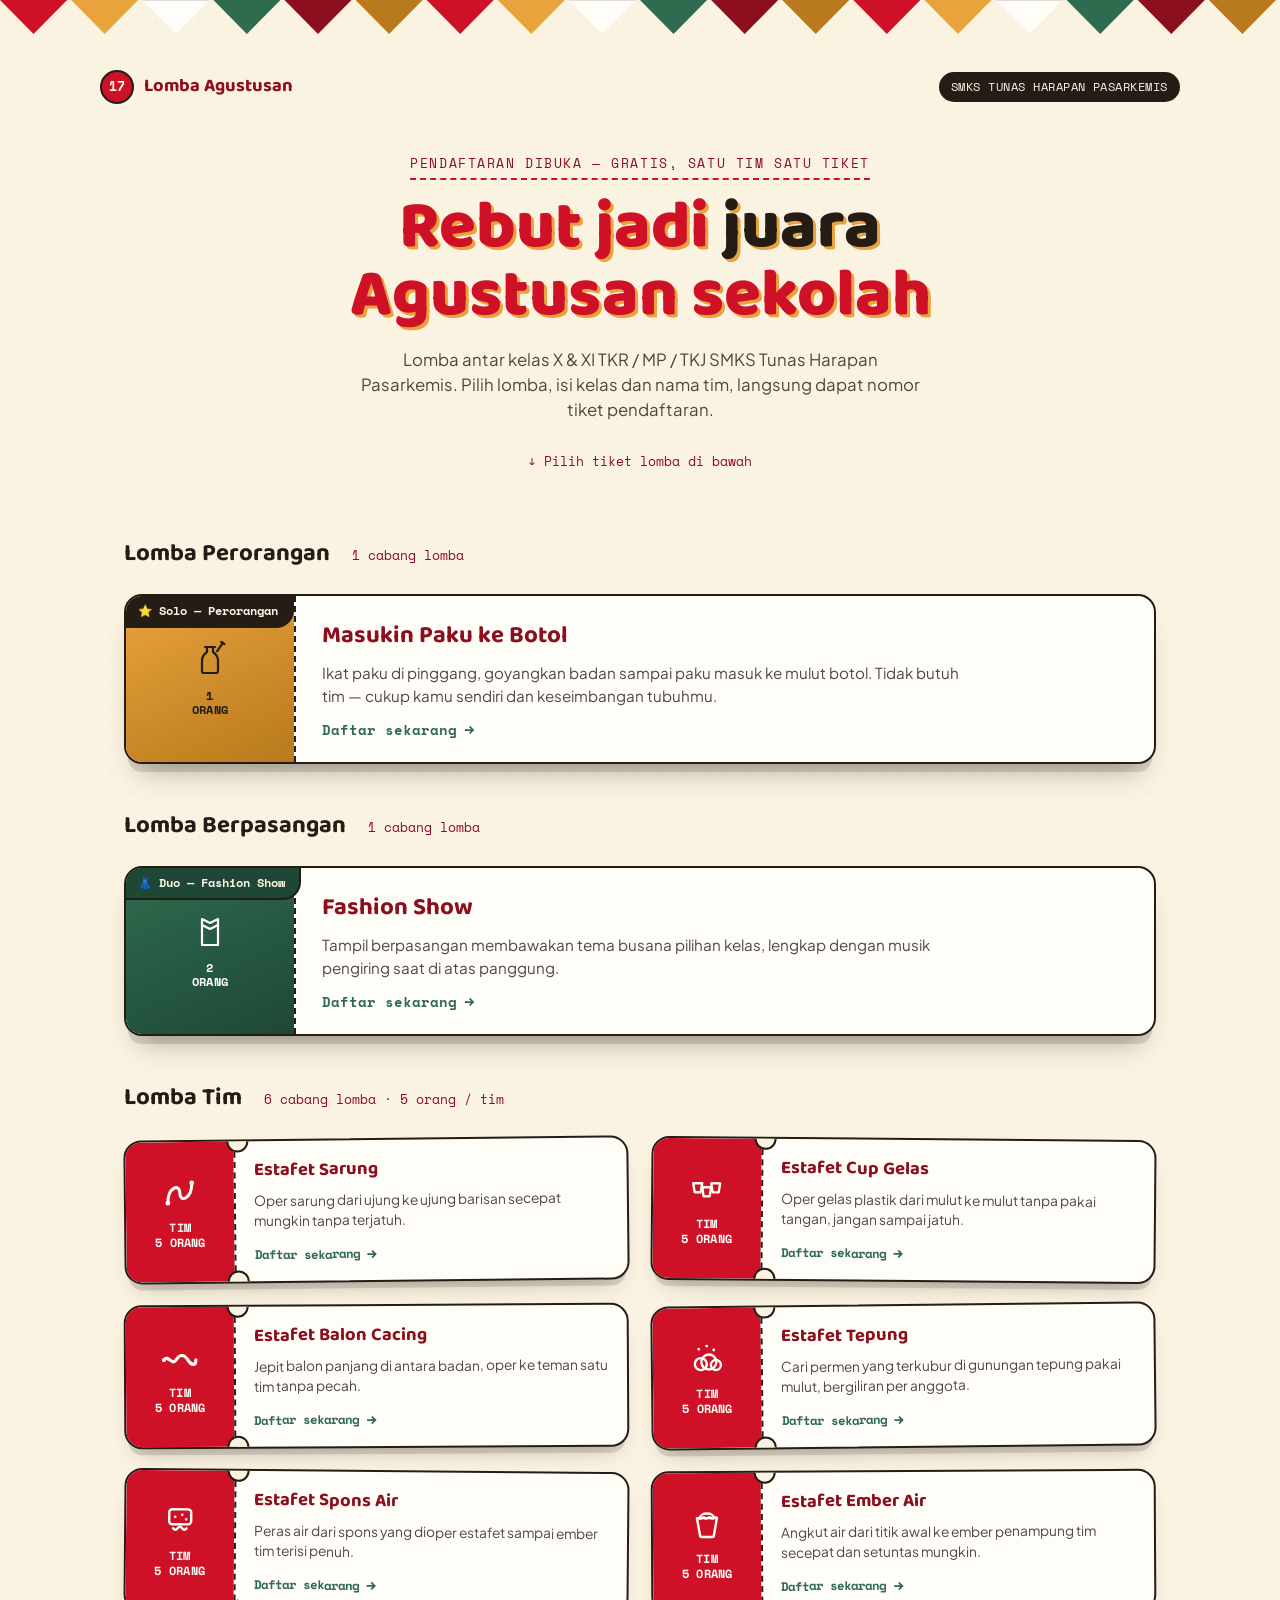
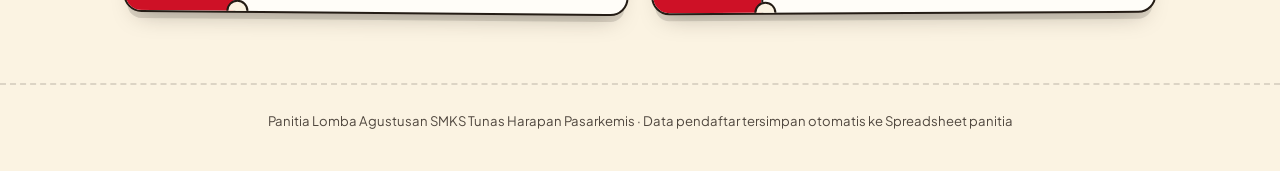
<file: index.html>
<!DOCTYPE html>
<html lang="id">
<head>
<meta charset="UTF-8">
<meta name="viewport" content="width=device-width, initial-scale=1.0">
<title>Lomba Agustusan SMKS Tunas Harapan Pasarkemis — Daftar Sekarang</title>
<link rel="stylesheet" href="style.css">
</head>
<body>

  <div class="bunting" aria-hidden="true">
    <span></span><span></span><span></span><span></span><span></span><span></span>
    <span></span><span></span><span></span><span></span><span></span><span></span>
    <span></span><span></span><span></span><span></span><span></span><span></span>
  </div>

  <header class="site-header">
    <div class="wrap brand-row">
      <a href="index.html" class="brand">
        <span class="brand-mark">17</span>
        Lomba Agustusan
      </a>
      <span class="tanggal-badge">SMKS TUNAS HARAPAN PASARKEMIS</span>
    </div>
  </header>

  <section class="hero">
    <div class="wrap">
      <span class="eyebrow">Pendaftaran dibuka — gratis, satu tim satu tiket</span>
      <h1>Rebut jadi <em>juara</em><br>Agustusan sekolah</h1>
      <p class="lede">Lomba antar kelas X &amp; XI TKR / MP / TKJ SMKS Tunas Harapan Pasarkemis. Pilih lomba, isi kelas dan nama tim, langsung dapat nomor tiket pendaftaran.</p>
      <div class="scroll-hint">↓ Pilih tiket lomba di bawah</div>
    </div>
  </section>

  <main class="wrap">

    <div class="section-label">
      <h2>Lomba Perorangan</h2>
      <span class="count">1 cabang lomba</span>
    </div>

    <a class="tiket tiket-featured" href="paku-botol/index.html">
      <span class="pita-fitur pita-emas">⭐ Solo — Perorangan</span>
      <div class="stub stub-emas">
        <svg class="icon icon-lg" viewBox="0 0 40 40" fill="none" stroke="currentColor" stroke-width="2.2" stroke-linecap="round" stroke-linejoin="round" style="color:var(--tinta)">
          <path d="M17 6h6v5c3 2 5 5 5 9v10a2 2 0 0 1-2 2H14a2 2 0 0 1-2-2V20c0-4 2-7 5-9V6z"/>
          <line x1="15" y1="6" x2="25" y2="6"/>
          <g transform="rotate(35 30 6)"><line x1="30" y1="1" x2="30" y2="11"/><path d="M28 1h4"/></g>
        </svg>
        <span class="jumlah jumlah-emas">1<br>ORANG</span>
      </div>
      <div class="perforasi perforasi-emas"></div>
      <div class="info info-featured">
        <h3>Masukin Paku ke Botol</h3>
        <p>Ikat paku di pinggang, goyangkan badan sampai paku masuk ke mulut botol. Tidak butuh tim — cukup kamu sendiri dan keseimbangan tubuhmu.</p>
        <span class="daftar">Daftar sekarang <svg viewBox="0 0 24 24" fill="none" stroke="currentColor" stroke-width="3"><path d="M5 12h14M13 6l6 6-6 6"/></svg></span>
      </div>
    </a>

    <div class="section-label" style="margin-top:44px">
      <h2>Lomba Berpasangan</h2>
      <span class="count">1 cabang lomba</span>
    </div>

    <a class="tiket tiket-featured" href="fashion-show/index.html">
      <span class="pita-fitur pita-hijau">👗 Duo — Fashion Show</span>
      <div class="stub stub-hijau">
        <svg class="icon icon-lg" viewBox="0 0 40 40" fill="none" stroke="currentColor" stroke-width="2.2" stroke-linecap="round" stroke-linejoin="round" style="color:var(--putih)">
          <path d="M12 6l8 4 8-4v6l-8 4-8-4V6z"/>
          <path d="M12 12v20M28 12v20"/>
          <path d="M12 32h16"/>
        </svg>
        <span class="jumlah jumlah-hijau">2<br>ORANG</span>
      </div>
      <div class="perforasi perforasi-hijau"></div>
      <div class="info info-featured">
        <h3>Fashion Show</h3>
        <p>Tampil berpasangan membawakan tema busana pilihan kelas, lengkap dengan musik pengiring saat di atas panggung.</p>
        <span class="daftar">Daftar sekarang <svg viewBox="0 0 24 24" fill="none" stroke="currentColor" stroke-width="3"><path d="M5 12h14M13 6l6 6-6 6"/></svg></span>
      </div>
    </a>

    <div class="section-label" style="margin-top:44px">
      <h2>Lomba Tim</h2>
      <span class="count">6 cabang lomba · 5 orang / tim</span>
    </div>

    <div class="grid-lomba">

      <a class="tiket" href="estafet-sarung/index.html">
        <div class="stub">
          <svg class="icon" viewBox="0 0 40 40" fill="none" stroke="currentColor" stroke-width="3" stroke-linecap="round" stroke-linejoin="round" style="color:var(--putih)">
            <path d="M8 30C8 14 20 10 20 20C20 30 32 26 32 10"/>
            <circle cx="8" cy="30" r="2.4" fill="currentColor" stroke="none"/>
            <circle cx="32" cy="10" r="2.4" fill="currentColor" stroke="none"/>
          </svg>
          <span class="jumlah">TIM<br>5 ORANG</span>
        </div>
        <div class="perforasi"></div>
        <div class="info">
          <h3>Estafet Sarung</h3>
          <p>Oper sarung dari ujung ke ujung barisan secepat mungkin tanpa terjatuh.</p>
          <span class="daftar">Daftar sekarang <svg viewBox="0 0 24 24" fill="none" stroke="currentColor" stroke-width="3"><path d="M5 12h14M13 6l6 6-6 6"/></svg></span>
        </div>
      </a>

      <a class="tiket" href="estafet-cup/index.html">
        <div class="stub">
          <svg class="icon" viewBox="0 0 40 40" fill="none" stroke="currentColor" stroke-width="2.4" stroke-linecap="round" stroke-linejoin="round" style="color:var(--putih)">
            <path d="M6 14h9l-1.5 9h-6L6 14z"/>
            <path d="M15 18h9l-1.5 9h-6L15 18z"/>
            <path d="M24 14h9l-1.5 9h-6L24 14z"/>
          </svg>
          <span class="jumlah">TIM<br>5 ORANG</span>
        </div>
        <div class="perforasi"></div>
        <div class="info">
          <h3>Estafet Cup Gelas</h3>
          <p>Oper gelas plastik dari mulut ke mulut tanpa pakai tangan, jangan sampai jatuh.</p>
          <span class="daftar">Daftar sekarang <svg viewBox="0 0 24 24" fill="none" stroke="currentColor" stroke-width="3"><path d="M5 12h14M13 6l6 6-6 6"/></svg></span>
        </div>
      </a>

      <a class="tiket" href="balon-cacing/index.html">
        <div class="stub">
          <svg class="icon" viewBox="0 0 40 40" fill="none" stroke="currentColor" stroke-width="3.2" stroke-linecap="round" stroke-linejoin="round" style="color:var(--putih)">
            <path d="M4 22c4-6 8 6 12 0s8-6 12 0s8 6 8 0"/>
            <circle cx="4" cy="22" r="2" fill="currentColor" stroke="none"/>
          </svg>
          <span class="jumlah">TIM<br>5 ORANG</span>
        </div>
        <div class="perforasi"></div>
        <div class="info">
          <h3>Estafet Balon Cacing</h3>
          <p>Jepit balon panjang di antara badan, oper ke teman satu tim tanpa pecah.</p>
          <span class="daftar">Daftar sekarang <svg viewBox="0 0 24 24" fill="none" stroke="currentColor" stroke-width="3"><path d="M5 12h14M13 6l6 6-6 6"/></svg></span>
        </div>
      </a>

      <a class="tiket" href="estafet-tepung/index.html">
        <div class="stub">
          <svg class="icon" viewBox="0 0 40 40" fill="none" stroke="currentColor" stroke-width="2.4" stroke-linecap="round" stroke-linejoin="round" style="color:var(--putih)">
            <circle cx="14" cy="25" r="6"/>
            <circle cx="22" cy="23" r="7.5"/>
            <circle cx="29" cy="26" r="5"/>
            <circle cx="12" cy="10" r="1.4" fill="currentColor" stroke="none"/>
            <circle cx="20" cy="7" r="1.4" fill="currentColor" stroke="none"/>
            <circle cx="27" cy="11" r="1.4" fill="currentColor" stroke="none"/>
          </svg>
          <span class="jumlah">TIM<br>5 ORANG</span>
        </div>
        <div class="perforasi"></div>
        <div class="info">
          <h3>Estafet Tepung</h3>
          <p>Cari permen yang terkubur di gunungan tepung pakai mulut, bergiliran per anggota.</p>
          <span class="daftar">Daftar sekarang <svg viewBox="0 0 24 24" fill="none" stroke="currentColor" stroke-width="3"><path d="M5 12h14M13 6l6 6-6 6"/></svg></span>
        </div>
      </a>

      <a class="tiket" href="spons-air/index.html">
        <div class="stub">
          <svg class="icon" viewBox="0 0 40 40" fill="none" stroke="currentColor" stroke-width="2.4" stroke-linecap="round" stroke-linejoin="round" style="color:var(--putih)">
            <rect x="9" y="8" width="22" height="15" rx="3"/>
            <circle cx="15" cy="15.5" r="1.3" fill="currentColor" stroke="none"/>
            <circle cx="22" cy="13.5" r="1.3" fill="currentColor" stroke="none"/>
            <circle cx="26" cy="18" r="1.3" fill="currentColor" stroke="none"/>
            <path d="M13 27c1.5 2 3 2 4.5 0s3-2 4.5 0s3 2 4.5 0"/>
          </svg>
          <span class="jumlah">TIM<br>5 ORANG</span>
        </div>
        <div class="perforasi"></div>
        <div class="info">
          <h3>Estafet Spons Air</h3>
          <p>Peras air dari spons yang dioper estafet sampai ember tim terisi penuh.</p>
          <span class="daftar">Daftar sekarang <svg viewBox="0 0 24 24" fill="none" stroke="currentColor" stroke-width="3"><path d="M5 12h14M13 6l6 6-6 6"/></svg></span>
        </div>
      </a>

      <a class="tiket" href="ember-air/index.html">
        <div class="stub">
          <svg class="icon" viewBox="0 0 40 40" fill="none" stroke="currentColor" stroke-width="2.4" stroke-linecap="round" stroke-linejoin="round" style="color:var(--putih)">
            <path d="M13 14c0-6 14-6 14 0"/>
            <path d="M10 14h20l-3 17a2 2 0 0 1-2 2H15a2 2 0 0 1-2-2L10 14Z"/>
            <path d="M12 14c2 2 4-2 6 0s4-2 6 0s4-2 6 0"/>
          </svg>
          <span class="jumlah">TIM<br>5 ORANG</span>
        </div>
        <div class="perforasi"></div>
        <div class="info">
          <h3>Estafet Ember Air</h3>
          <p>Angkut air dari titik awal ke ember penampung tim secepat dan setuntas mungkin.</p>
          <span class="daftar">Daftar sekarang <svg viewBox="0 0 24 24" fill="none" stroke="currentColor" stroke-width="3"><path d="M5 12h14M13 6l6 6-6 6"/></svg></span>
        </div>
      </a>

    </div>
  </main>

  <footer class="site-footer">
    <div class="wrap">
      Panitia Lomba Agustusan SMKS Tunas Harapan Pasarkemis · Data pendaftar tersimpan otomatis ke Spreadsheet panitia
    </div>
  </footer>

</body>
</html>
</file>
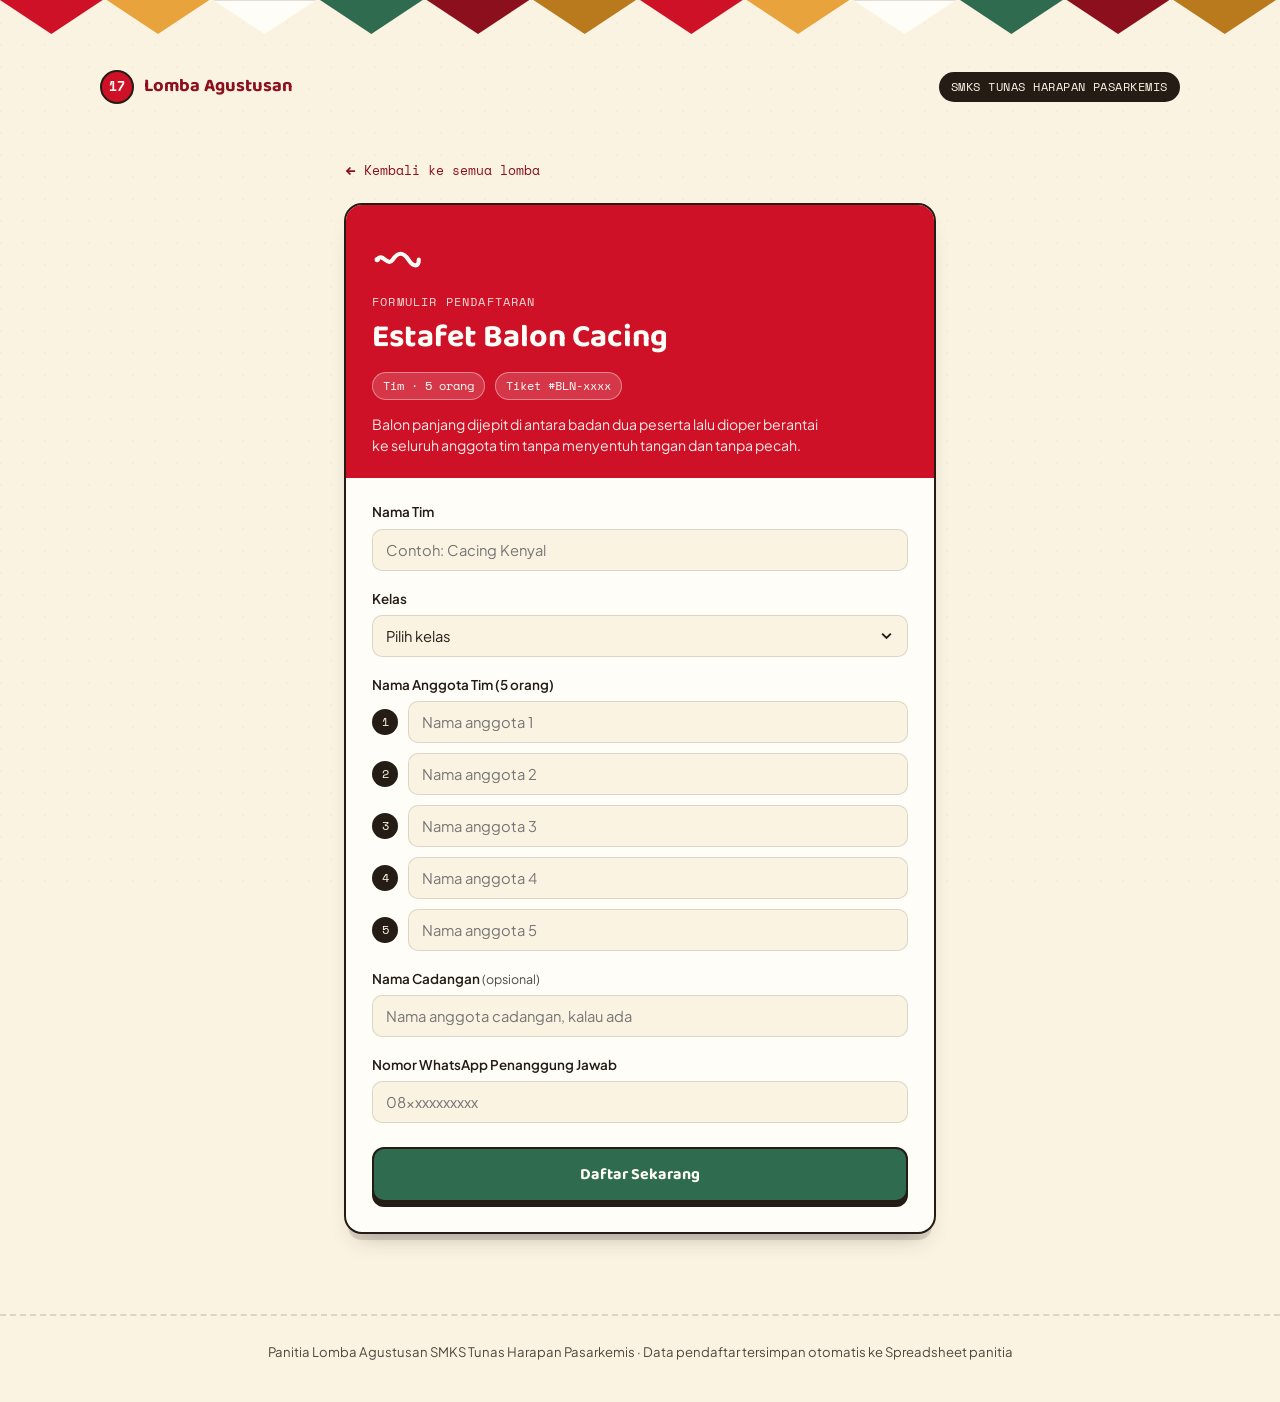
<file: balon-cacing/index.html>
<!DOCTYPE html>
<html lang="id">
<head>
<meta charset="UTF-8">
<meta name="viewport" content="width=device-width, initial-scale=1.0">
<title>Daftar Estafet Balon Cacing — Lomba Agustusan SMKS Tunas Harapan Pasarkemis</title>
<link rel="stylesheet" href="../style.css">
</head>
<body>

  <div class="bunting" aria-hidden="true">
    <span></span><span></span><span></span><span></span><span></span><span></span>
    <span></span><span></span><span></span><span></span><span></span><span></span>
  </div>

  <header class="site-header">
    <div class="wrap brand-row">
      <a href="../index.html" class="brand">
        <span class="brand-mark">17</span>
        Lomba Agustusan
      </a>
      <span class="tanggal-badge">SMKS TUNAS HARAPAN PASARKEMIS</span>
    </div>
  </header>

  <div class="form-page">
    <a href="../index.html" class="back-link">
      <svg viewBox="0 0 24 24" fill="none" stroke="currentColor" stroke-width="3"><path d="M19 12H5M11 6l-6 6 6 6"/></svg>
      Kembali ke semua lomba
    </a>

    <div class="form-card">
      <div class="kop">
        <svg class="icon-besar" viewBox="0 0 40 40" fill="none" stroke="currentColor" stroke-width="3.2" stroke-linecap="round" stroke-linejoin="round" style="color:var(--putih)">
          <path d="M4 22c4-6 8 6 12 0s8-6 12 0s8 6 8 0"/>
          <circle cx="4" cy="22" r="2" fill="currentColor" stroke="none"/>
        </svg>
        <div class="eyebrow">Formulir Pendaftaran</div>
        <h1>Estafet Balon Cacing</h1>
        <div class="meta">
          <span>Tim · 5 orang</span>
          <span>Tiket #BLN-xxxx</span>
        </div>
        <p class="cara-main">Balon panjang dijepit di antara badan dua peserta lalu dioper berantai ke seluruh anggota tim tanpa menyentuh tangan dan tanpa pecah.</p>
      </div>

      

      <form class="pendaftaran" id="form-pendaftaran">
        <div class="field">
          <label for="nama-tim">Nama Tim</label>
          <input type="text" id="nama-tim" required placeholder="Contoh: Cacing Kenyal">
        </div>

        <div class="field">
          <label for="kelas">Kelas</label>
          <select id="kelas" required>
            <option value="" disabled selected>Pilih kelas</option>
            <optgroup label="Kelas X">
              <option value="X TKR">X TKR</option>
              <option value="X MP">X MP</option>
              <option value="X TKJ">X TKJ</option>
            </optgroup>
            <optgroup label="Kelas XI">
              <option value="XI TKR">XI TKR</option>
              <option value="XI MP">XI MP</option>
              <option value="XI TKJ">XI TKJ</option>
            </optgroup>
          </select>
        </div>

        <div class="field">
          <label>Nama Anggota Tim (5 orang)</label>
          <div class="anggota-list" id="anggota-list">
            <div class="anggota-item">
              <span class="nomor">1</span>
              <input type="text" required placeholder="Nama anggota 1" id="anggota-1" class="anggota-input">
            </div>
            <div class="anggota-item">
              <span class="nomor">2</span>
              <input type="text" required placeholder="Nama anggota 2" id="anggota-2" class="anggota-input">
            </div>
            <div class="anggota-item">
              <span class="nomor">3</span>
              <input type="text" required placeholder="Nama anggota 3" id="anggota-3" class="anggota-input">
            </div>
            <div class="anggota-item">
              <span class="nomor">4</span>
              <input type="text" required placeholder="Nama anggota 4" id="anggota-4" class="anggota-input">
            </div>
            <div class="anggota-item">
              <span class="nomor">5</span>
              <input type="text" required placeholder="Nama anggota 5" id="anggota-5" class="anggota-input">
            </div>
          </div>
          <div id="peringatan-besar"></div>
        </div>
        <div class="field">
            <label for="cadangan">Nama Cadangan <span class="ket">(opsional)</span></label>
            <input type="text" id="cadangan" placeholder="Nama anggota cadangan, kalau ada">
        </div>
        <div class="field">
          <label for="whatsapp">Nomor WhatsApp Penanggung Jawab</label>
          <input type="tel" id="whatsapp" required placeholder="08xxxxxxxxxx">
        </div>

        <div class="form-msg" id="form-msg"></div>

        <button type="submit" class="submit-btn" id="submit-btn">Daftar Sekarang</button>
      </form>

      <div class="sukses" id="sukses">
        <div class="stempel">
          <svg viewBox="0 0 24 24" width="34" height="34" fill="none" stroke="currentColor" stroke-width="3"><path d="M5 13l4 4L19 7"/></svg>
        </div>
        <h2>Pendaftaran Berhasil!</h2>
        <p>Tim kamu sudah tercatat untuk Estafet Balon Cacing. Sampai jumpa di lapangan!</p>
        <span class="kode-tiket">Nomor tiket: <strong id="kode-tiket"></strong></span>
        <br>
        <a href="../index.html" class="kembali">← Daftar lomba lain</a>
      </div>
    </div>
  </div>

  <footer class="site-footer">
    <div class="wrap">Panitia Lomba Agustusan SMKS Tunas Harapan Pasarkemis · Data pendaftar tersimpan otomatis ke Spreadsheet panitia</div>
  </footer>

  <script src="../config.js"></script>
  <script>
    window.LOMBA = {
      namaSheet: "Estafet Balon Cacing",
      jumlahPeserta: 5,
      kodePrefix: "BLN",
      tandaiBerbadanBesar: false,
      maksBerbadanBesar: null
    };
  </script>
  <script src="../script.js"></script>
</body>
</html>
</file>
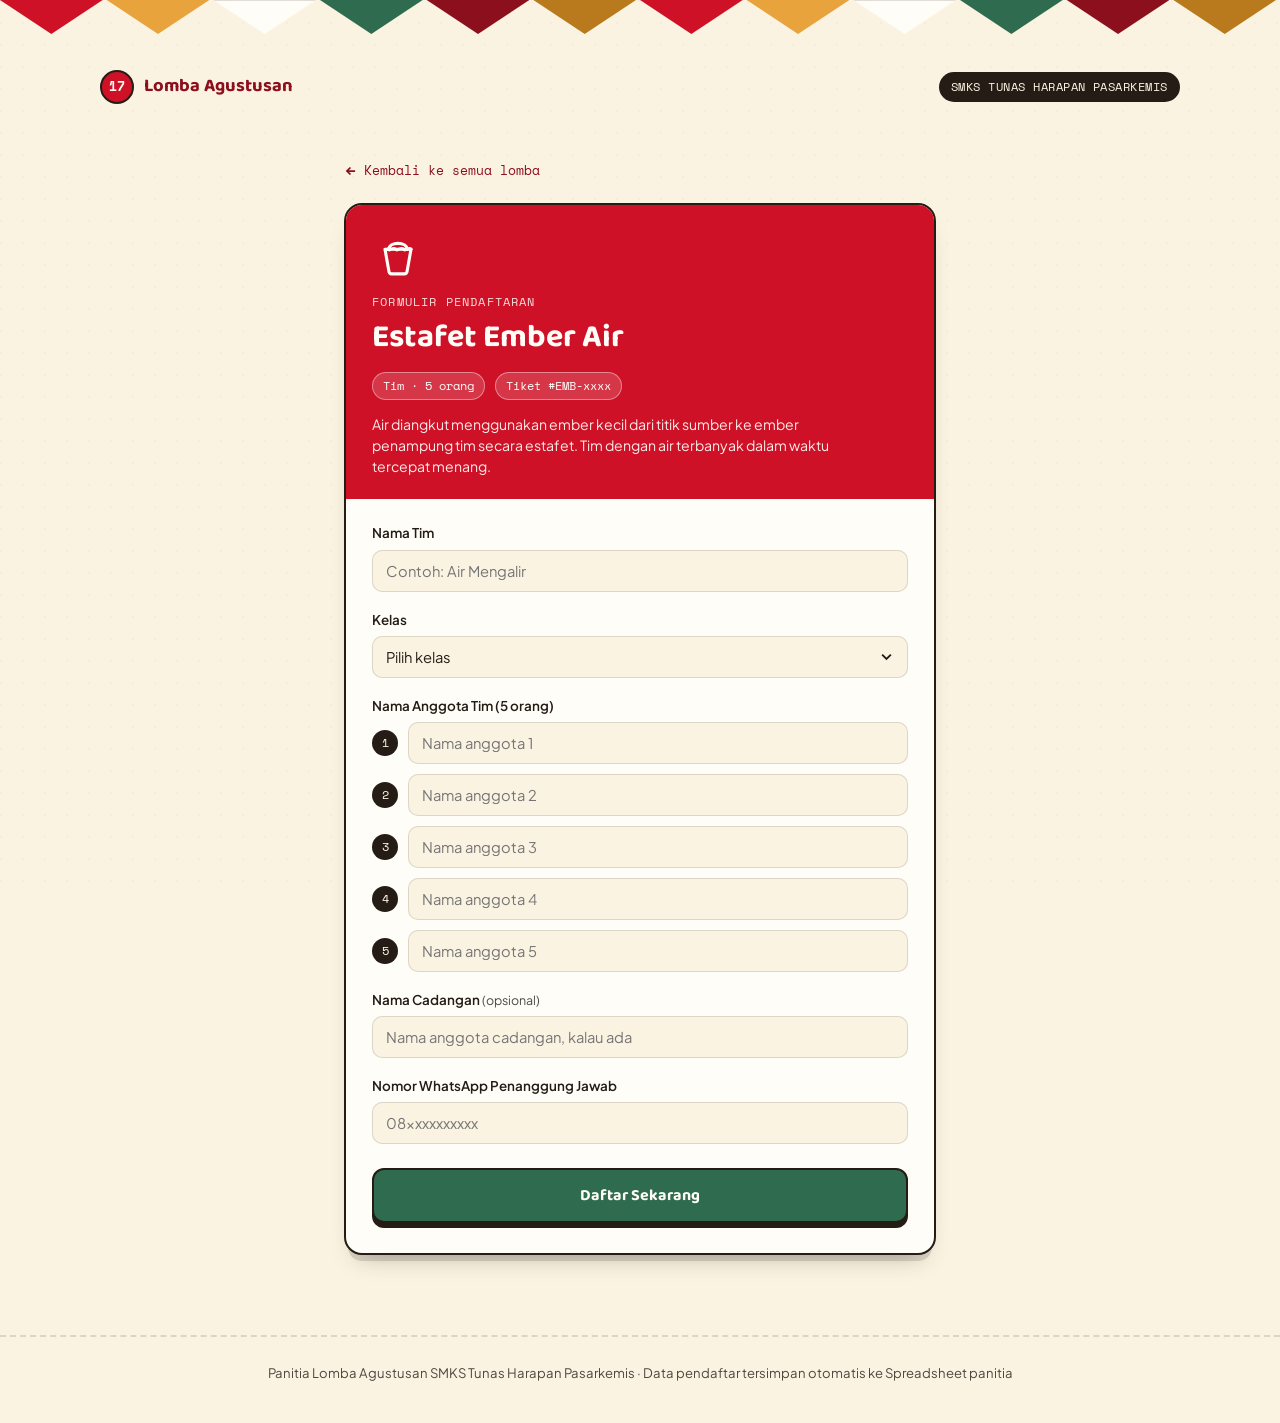
<file: ember-air/index.html>
<!DOCTYPE html>
<html lang="id">
<head>
<meta charset="UTF-8">
<meta name="viewport" content="width=device-width, initial-scale=1.0">
<title>Daftar Estafet Ember Air — Lomba Agustusan SMKS Tunas Harapan Pasarkemis</title>
<link rel="stylesheet" href="../style.css">
</head>
<body>

  <div class="bunting" aria-hidden="true">
    <span></span><span></span><span></span><span></span><span></span><span></span>
    <span></span><span></span><span></span><span></span><span></span><span></span>
  </div>

  <header class="site-header">
    <div class="wrap brand-row">
      <a href="../index.html" class="brand">
        <span class="brand-mark">17</span>
        Lomba Agustusan
      </a>
      <span class="tanggal-badge">SMKS TUNAS HARAPAN PASARKEMIS</span>
    </div>
  </header>

  <div class="form-page">
    <a href="../index.html" class="back-link">
      <svg viewBox="0 0 24 24" fill="none" stroke="currentColor" stroke-width="3"><path d="M19 12H5M11 6l-6 6 6 6"/></svg>
      Kembali ke semua lomba
    </a>

    <div class="form-card">
      <div class="kop">
        <svg class="icon-besar" viewBox="0 0 40 40" fill="none" stroke="currentColor" stroke-width="2.4" stroke-linecap="round" stroke-linejoin="round" style="color:var(--putih)">
          <path d="M13 14c0-6 14-6 14 0"/>
          <path d="M10 14h20l-3 17a2 2 0 0 1-2 2H15a2 2 0 0 1-2-2L10 14Z"/>
          <path d="M12 14c2 2 4-2 6 0s4-2 6 0s4-2 6 0"/>
        </svg>
        <div class="eyebrow">Formulir Pendaftaran</div>
        <h1>Estafet Ember Air</h1>
        <div class="meta">
          <span>Tim · 5 orang</span>
          <span>Tiket #EMB-xxxx</span>
        </div>
        <p class="cara-main">Air diangkut menggunakan ember kecil dari titik sumber ke ember penampung tim secara estafet. Tim dengan air terbanyak dalam waktu tercepat menang.</p>
      </div>

      

      <form class="pendaftaran" id="form-pendaftaran">
        <div class="field">
          <label for="nama-tim">Nama Tim</label>
          <input type="text" id="nama-tim" required placeholder="Contoh: Air Mengalir">
        </div>

        <div class="field">
          <label for="kelas">Kelas</label>
          <select id="kelas" required>
            <option value="" disabled selected>Pilih kelas</option>
            <optgroup label="Kelas X">
              <option value="X TKR">X TKR</option>
              <option value="X MP">X MP</option>
              <option value="X TKJ">X TKJ</option>
            </optgroup>
            <optgroup label="Kelas XI">
              <option value="XI TKR">XI TKR</option>
              <option value="XI MP">XI MP</option>
              <option value="XI TKJ">XI TKJ</option>
            </optgroup>
          </select>
        </div>

        <div class="field">
          <label>Nama Anggota Tim (5 orang)</label>
          <div class="anggota-list" id="anggota-list">
            <div class="anggota-item">
              <span class="nomor">1</span>
              <input type="text" required placeholder="Nama anggota 1" id="anggota-1" class="anggota-input">
            </div>
            <div class="anggota-item">
              <span class="nomor">2</span>
              <input type="text" required placeholder="Nama anggota 2" id="anggota-2" class="anggota-input">
            </div>
            <div class="anggota-item">
              <span class="nomor">3</span>
              <input type="text" required placeholder="Nama anggota 3" id="anggota-3" class="anggota-input">
            </div>
            <div class="anggota-item">
              <span class="nomor">4</span>
              <input type="text" required placeholder="Nama anggota 4" id="anggota-4" class="anggota-input">
            </div>
            <div class="anggota-item">
              <span class="nomor">5</span>
              <input type="text" required placeholder="Nama anggota 5" id="anggota-5" class="anggota-input">
            </div>
          </div>
          <div id="peringatan-besar"></div>
        </div>
        <div class="field">
          <label for="cadangan">Nama Cadangan <span class="ket">(opsional)</span></label>
          <input type="text" id="cadangan" placeholder="Nama anggota cadangan, kalau ada">
        </div>
        <div class="field">
          <label for="whatsapp">Nomor WhatsApp Penanggung Jawab</label>
          <input type="tel" id="whatsapp" required placeholder="08xxxxxxxxxx">
        </div>

        <div class="form-msg" id="form-msg"></div>

        <button type="submit" class="submit-btn" id="submit-btn">Daftar Sekarang</button>
      </form>

      <div class="sukses" id="sukses">
        <div class="stempel">
          <svg viewBox="0 0 24 24" width="34" height="34" fill="none" stroke="currentColor" stroke-width="3"><path d="M5 13l4 4L19 7"/></svg>
        </div>
        <h2>Pendaftaran Berhasil!</h2>
        <p>Tim kamu sudah tercatat untuk Estafet Ember Air. Sampai jumpa di lapangan!</p>
        <span class="kode-tiket">Nomor tiket: <strong id="kode-tiket"></strong></span>
        <br>
        <a href="../index.html" class="kembali">← Daftar lomba lain</a>
      </div>
    </div>
  </div>

  <footer class="site-footer">
    <div class="wrap">Panitia Lomba Agustusan SMKS Tunas Harapan Pasarkemis · Data pendaftar tersimpan otomatis ke Spreadsheet panitia</div>
  </footer>

  <script src="../config.js"></script>
  <script>
    window.LOMBA = {
      namaSheet: "Estafet Ember Air",
      jumlahPeserta: 5,
      kodePrefix: "EMB",
      tandaiBerbadanBesar: false,
      maksBerbadanBesar: null
    };
  </script>
  <script src="../script.js"></script>
</body>
</html>
</file>
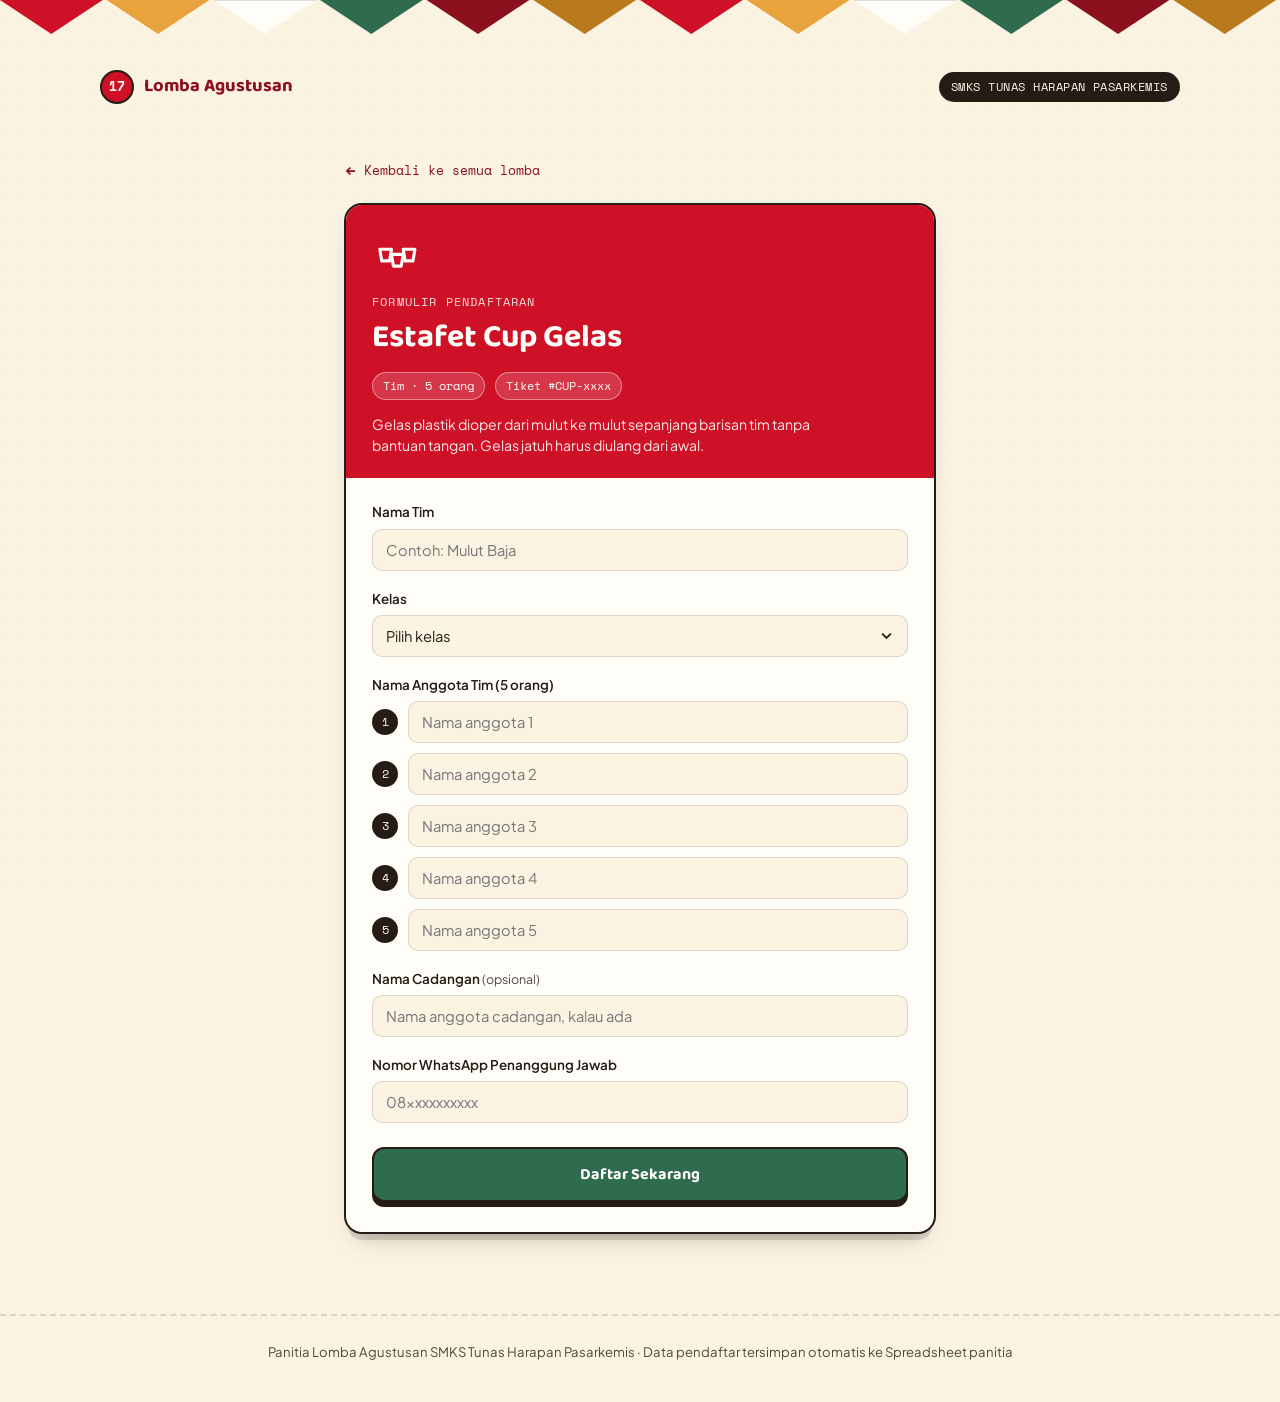
<file: estafet-cup/index.html>
<!DOCTYPE html>
<html lang="id">
<head>
<meta charset="UTF-8">
<meta name="viewport" content="width=device-width, initial-scale=1.0">
<title>Daftar Estafet Cup Gelas — Lomba Agustusan SMKS Tunas Harapan Pasarkemis</title>
<link rel="stylesheet" href="../style.css">
</head>
<body>

  <div class="bunting" aria-hidden="true">
    <span></span><span></span><span></span><span></span><span></span><span></span>
    <span></span><span></span><span></span><span></span><span></span><span></span>
  </div>

  <header class="site-header">
    <div class="wrap brand-row">
      <a href="../index.html" class="brand">
        <span class="brand-mark">17</span>
        Lomba Agustusan
      </a>
      <span class="tanggal-badge">SMKS TUNAS HARAPAN PASARKEMIS</span>
    </div>
  </header>

  <div class="form-page">
    <a href="../index.html" class="back-link">
      <svg viewBox="0 0 24 24" fill="none" stroke="currentColor" stroke-width="3"><path d="M19 12H5M11 6l-6 6 6 6"/></svg>
      Kembali ke semua lomba
    </a>

    <div class="form-card">
      <div class="kop">
        <svg class="icon-besar" viewBox="0 0 40 40" fill="none" stroke="currentColor" stroke-width="2.4" stroke-linecap="round" stroke-linejoin="round" style="color:var(--putih)">
          <path d="M6 14h9l-1.5 9h-6L6 14z"/>
          <path d="M15 18h9l-1.5 9h-6L15 18z"/>
          <path d="M24 14h9l-1.5 9h-6L24 14z"/>
        </svg>
        <div class="eyebrow">Formulir Pendaftaran</div>
        <h1>Estafet Cup Gelas</h1>
        <div class="meta">
          <span>Tim · 5 orang</span>
          <span>Tiket #CUP-xxxx</span>
        </div>
        <p class="cara-main">Gelas plastik dioper dari mulut ke mulut sepanjang barisan tim tanpa bantuan tangan. Gelas jatuh harus diulang dari awal.</p>
      </div>

      

      <form class="pendaftaran" id="form-pendaftaran">
        <div class="field">
          <label for="nama-tim">Nama Tim</label>
          <input type="text" id="nama-tim" required placeholder="Contoh: Mulut Baja">
        </div>

        <div class="field">
          <label for="kelas">Kelas</label>
          <select id="kelas" required>
            <option value="" disabled selected>Pilih kelas</option>
            <optgroup label="Kelas X">
              <option value="X TKR">X TKR</option>
              <option value="X MP">X MP</option>
              <option value="X TKJ">X TKJ</option>
            </optgroup>
            <optgroup label="Kelas XI">
              <option value="XI TKR">XI TKR</option>
              <option value="XI MP">XI MP</option>
              <option value="XI TKJ">XI TKJ</option>
            </optgroup>
          </select>
        </div>

        <div class="field">
          <label>Nama Anggota Tim (5 orang)</label>
          <div class="anggota-list" id="anggota-list">
            <div class="anggota-item">
              <span class="nomor">1</span>
              <input type="text" required placeholder="Nama anggota 1" id="anggota-1" class="anggota-input">
            </div>
            <div class="anggota-item">
              <span class="nomor">2</span>
              <input type="text" required placeholder="Nama anggota 2" id="anggota-2" class="anggota-input">
            </div>
            <div class="anggota-item">
              <span class="nomor">3</span>
              <input type="text" required placeholder="Nama anggota 3" id="anggota-3" class="anggota-input">
            </div>
            <div class="anggota-item">
              <span class="nomor">4</span>
              <input type="text" required placeholder="Nama anggota 4" id="anggota-4" class="anggota-input">
            </div>
            <div class="anggota-item">
              <span class="nomor">5</span>
              <input type="text" required placeholder="Nama anggota 5" id="anggota-5" class="anggota-input">
            </div>
          </div>
          <div id="peringatan-besar"></div>
        </div>
        <div class="field">
          <label for="cadangan">Nama Cadangan <span class="ket">(opsional)</span></label>
          <input type="text" id="cadangan" placeholder="Nama anggota cadangan, kalau ada">
        </div>
        <div class="field">
          <label for="whatsapp">Nomor WhatsApp Penanggung Jawab</label>
          <input type="tel" id="whatsapp" required placeholder="08xxxxxxxxxx">
        </div>

        <div class="form-msg" id="form-msg"></div>

        <button type="submit" class="submit-btn" id="submit-btn">Daftar Sekarang</button>
      </form>

      <div class="sukses" id="sukses">
        <div class="stempel">
          <svg viewBox="0 0 24 24" width="34" height="34" fill="none" stroke="currentColor" stroke-width="3"><path d="M5 13l4 4L19 7"/></svg>
        </div>
        <h2>Pendaftaran Berhasil!</h2>
        <p>Tim kamu sudah tercatat untuk Estafet Cup Gelas. Sampai jumpa di lapangan!</p>
        <span class="kode-tiket">Nomor tiket: <strong id="kode-tiket"></strong></span>
        <br>
        <a href="../index.html" class="kembali">← Daftar lomba lain</a>
      </div>
    </div>
  </div>

  <footer class="site-footer">
    <div class="wrap">Panitia Lomba Agustusan SMKS Tunas Harapan Pasarkemis · Data pendaftar tersimpan otomatis ke Spreadsheet panitia</div>
  </footer>

  <script src="../config.js"></script>
  <script>
    window.LOMBA = {
      namaSheet: "Estafet Cup Gelas",
      jumlahPeserta: 5,
      kodePrefix: "CUP",
      tandaiBerbadanBesar: false,
      maksBerbadanBesar: null
    };
  </script>
  <script src="../script.js"></script>
</body>
</html>
</file>
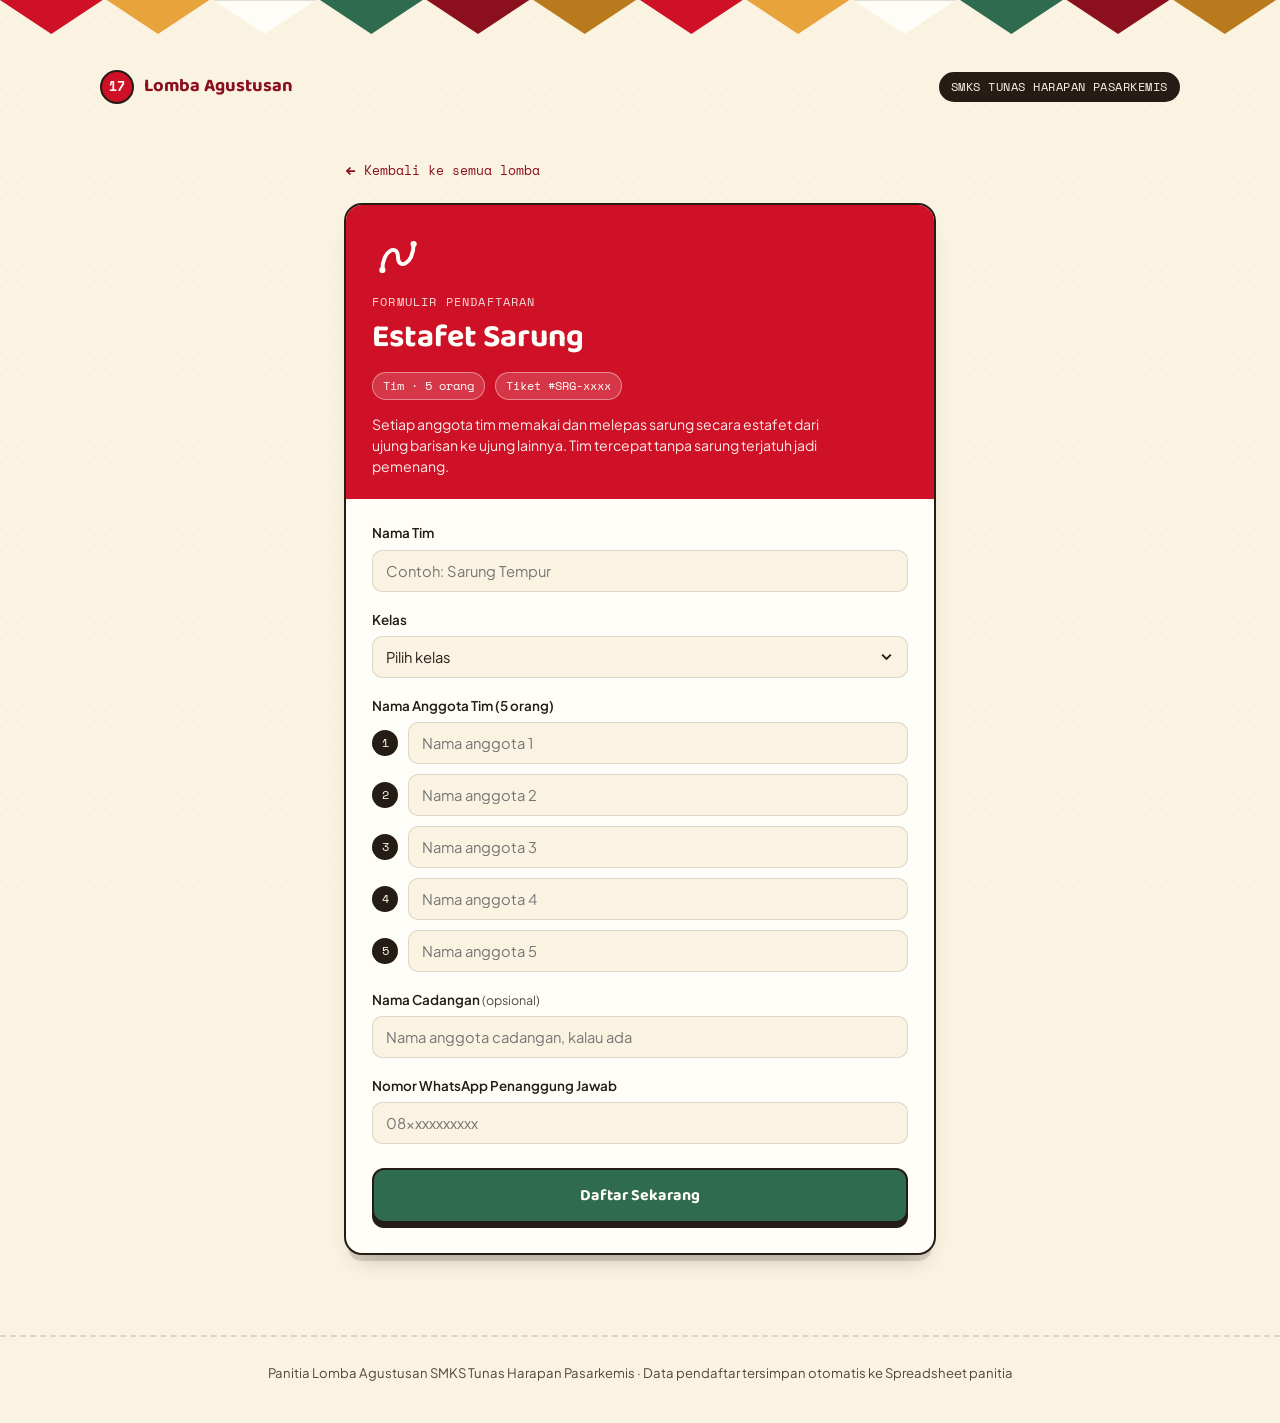
<file: estafet-sarung/index.html>
<!DOCTYPE html>
<html lang="id">
<head>
<meta charset="UTF-8">
<meta name="viewport" content="width=device-width, initial-scale=1.0">
<title>Daftar Estafet Sarung — Lomba Agustusan SMKS Tunas Harapan Pasarkemis</title>
<link rel="stylesheet" href="../style.css">
</head>
<body>

  <div class="bunting" aria-hidden="true">
    <span></span><span></span><span></span><span></span><span></span><span></span>
    <span></span><span></span><span></span><span></span><span></span><span></span>
  </div>

  <header class="site-header">
    <div class="wrap brand-row">
      <a href="../index.html" class="brand">
        <span class="brand-mark">17</span>
        Lomba Agustusan
      </a>
      <span class="tanggal-badge">SMKS TUNAS HARAPAN PASARKEMIS</span>
    </div>
  </header>

  <div class="form-page">
    <a href="../index.html" class="back-link">
      <svg viewBox="0 0 24 24" fill="none" stroke="currentColor" stroke-width="3"><path d="M19 12H5M11 6l-6 6 6 6"/></svg>
      Kembali ke semua lomba
    </a>

    <div class="form-card">
      <div class="kop">
        <svg class="icon-besar" viewBox="0 0 40 40" fill="none" stroke="currentColor" stroke-width="3" stroke-linecap="round" stroke-linejoin="round" style="color:var(--putih)">
          <path d="M8 30C8 14 20 10 20 20C20 30 32 26 32 10"/>
          <circle cx="8" cy="30" r="2.4" fill="currentColor" stroke="none"/>
          <circle cx="32" cy="10" r="2.4" fill="currentColor" stroke="none"/>
        </svg>
        <div class="eyebrow">Formulir Pendaftaran</div>
        <h1>Estafet Sarung</h1>
        <div class="meta">
          <span>Tim · 5 orang</span>
          <span>Tiket #SRG-xxxx</span>
        </div>
        <p class="cara-main">Setiap anggota tim memakai dan melepas sarung secara estafet dari ujung barisan ke ujung lainnya. Tim tercepat tanpa sarung terjatuh jadi pemenang.</p>
      </div>

      

      <form class="pendaftaran" id="form-pendaftaran">
        <div class="field">
          <label for="nama-tim">Nama Tim</label>
          <input type="text" id="nama-tim" required placeholder="Contoh: Sarung Tempur">
        </div>

        <div class="field">
          <label for="kelas">Kelas</label>
          <select id="kelas" required>
            <option value="" disabled selected>Pilih kelas</option>
            <optgroup label="Kelas X">
              <option value="X TKR">X TKR</option>
              <option value="X MP">X MP</option>
              <option value="X TKJ">X TKJ</option>
            </optgroup>
            <optgroup label="Kelas XI">
              <option value="XI TKR">XI TKR</option>
              <option value="XI MP">XI MP</option>
              <option value="XI TKJ">XI TKJ</option>
            </optgroup>
          </select>
        </div>

        <div class="field">
          <label>Nama Anggota Tim (5 orang)</label>
          <div class="anggota-list" id="anggota-list">
            <div class="anggota-item">
              <span class="nomor">1</span>
              <input type="text" required placeholder="Nama anggota 1" id="anggota-1" class="anggota-input">
            </div>
            <div class="anggota-item">
              <span class="nomor">2</span>
              <input type="text" required placeholder="Nama anggota 2" id="anggota-2" class="anggota-input">
            </div>
            <div class="anggota-item">
              <span class="nomor">3</span>
              <input type="text" required placeholder="Nama anggota 3" id="anggota-3" class="anggota-input">
            </div>
            <div class="anggota-item">
              <span class="nomor">4</span>
              <input type="text" required placeholder="Nama anggota 4" id="anggota-4" class="anggota-input">
            </div>
            <div class="anggota-item">
              <span class="nomor">5</span>
              <input type="text" required placeholder="Nama anggota 5" id="anggota-5" class="anggota-input">
            </div>
          </div>
          <div id="peringatan-besar"></div>
        </div>
        <div class="field">
          <label for="cadangan">Nama Cadangan <span class="ket">(opsional)</span></label>
          <input type="text" id="cadangan" placeholder="Nama anggota cadangan, kalau ada">
        </div>
        <div class="field">
          <label for="whatsapp">Nomor WhatsApp Penanggung Jawab</label>
          <input type="tel" id="whatsapp" required placeholder="08xxxxxxxxxx">
        </div>

        <div class="form-msg" id="form-msg"></div>

        <button type="submit" class="submit-btn" id="submit-btn">Daftar Sekarang</button>
      </form>

      <div class="sukses" id="sukses">
        <div class="stempel">
          <svg viewBox="0 0 24 24" width="34" height="34" fill="none" stroke="currentColor" stroke-width="3"><path d="M5 13l4 4L19 7"/></svg>
        </div>
        <h2>Pendaftaran Berhasil!</h2>
        <p>Tim kamu sudah tercatat untuk Estafet Sarung. Sampai jumpa di lapangan!</p>
        <span class="kode-tiket">Nomor tiket: <strong id="kode-tiket"></strong></span>
        <br>
        <a href="../index.html" class="kembali">← Daftar lomba lain</a>
      </div>
    </div>
  </div>

  <footer class="site-footer">
    <div class="wrap">Panitia Lomba Agustusan SMKS Tunas Harapan Pasarkemis · Data pendaftar tersimpan otomatis ke Spreadsheet panitia</div>
  </footer>

  <script src="../config.js"></script>
  <script>
    window.LOMBA = {
      namaSheet: "Estafet Sarung",
      jumlahPeserta: 5,
      kodePrefix: "SRG",
      tandaiBerbadanBesar: false,
      maksBerbadanBesar: null
    };
  </script>
  <script src="../script.js"></script>
</body>
</html>
</file>
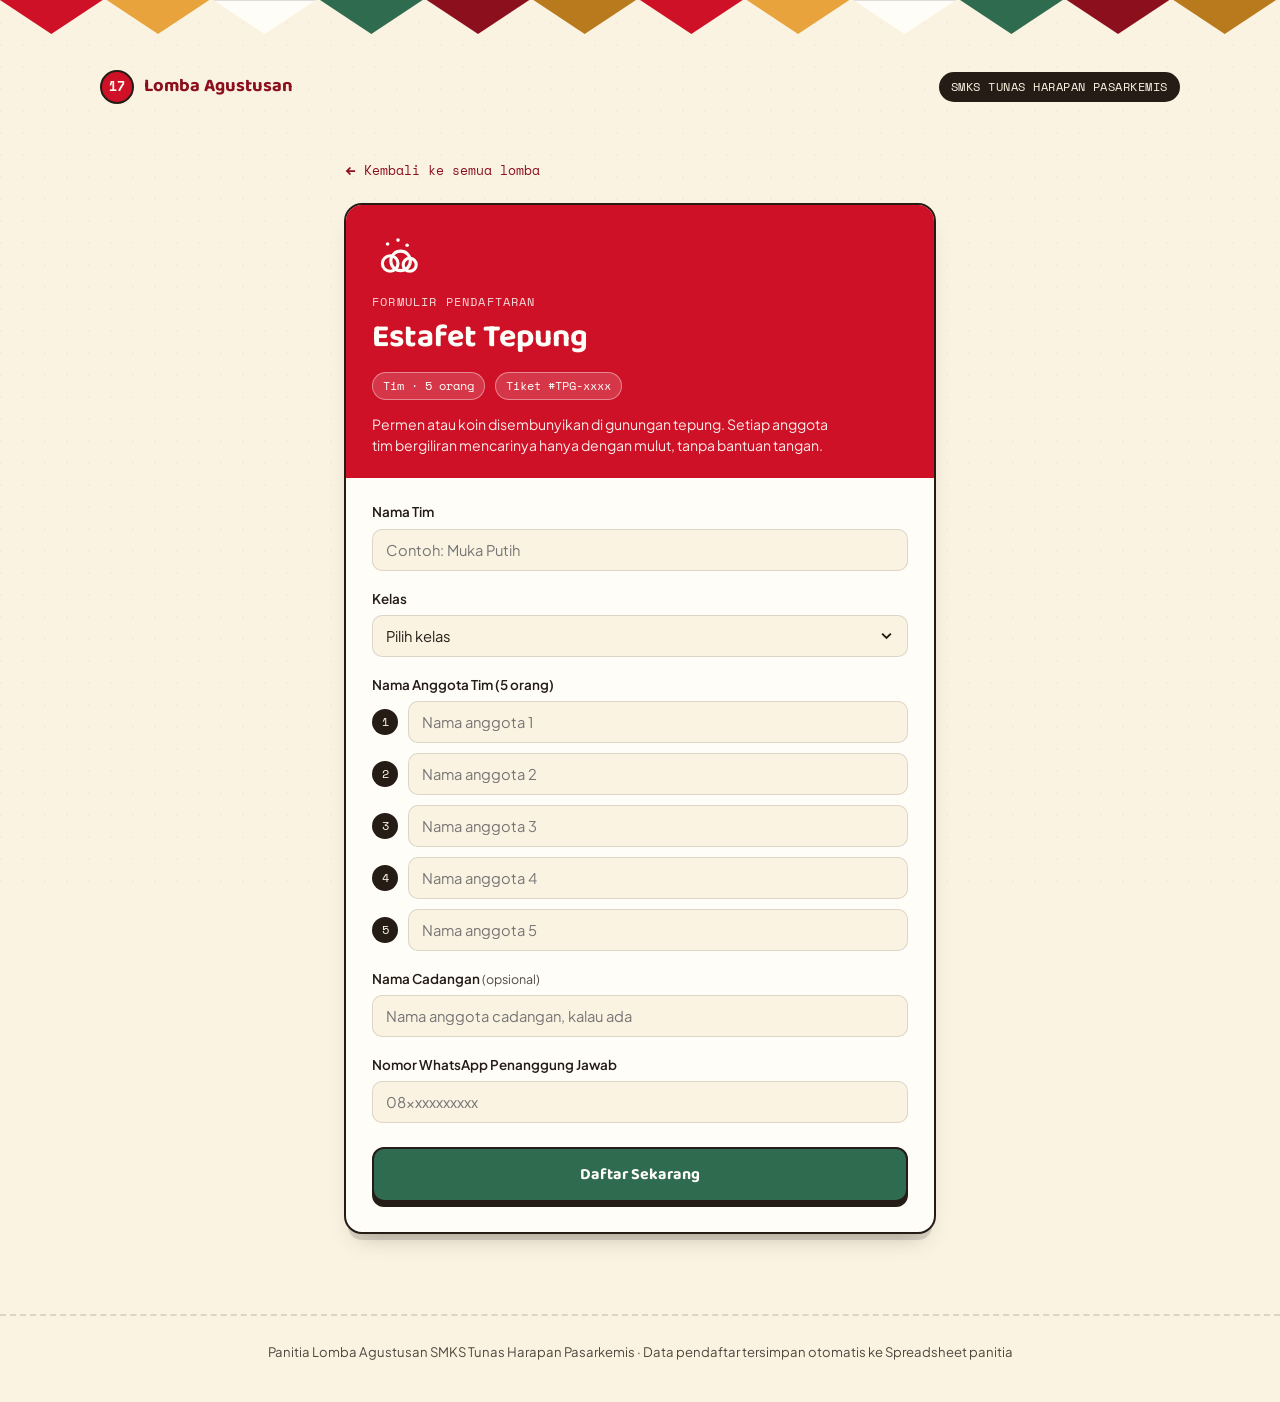
<file: estafet-tepung/index.html>
<!DOCTYPE html>
<html lang="id">
<head>
<meta charset="UTF-8">
<meta name="viewport" content="width=device-width, initial-scale=1.0">
<title>Daftar Estafet Tepung — Lomba Agustusan SMKS Tunas Harapan Pasarkemis</title>
<link rel="stylesheet" href="../style.css">
</head>
<body>

  <div class="bunting" aria-hidden="true">
    <span></span><span></span><span></span><span></span><span></span><span></span>
    <span></span><span></span><span></span><span></span><span></span><span></span>
  </div>

  <header class="site-header">
    <div class="wrap brand-row">
      <a href="../index.html" class="brand">
        <span class="brand-mark">17</span>
        Lomba Agustusan
      </a>
      <span class="tanggal-badge">SMKS TUNAS HARAPAN PASARKEMIS</span>
    </div>
  </header>

  <div class="form-page">
    <a href="../index.html" class="back-link">
      <svg viewBox="0 0 24 24" fill="none" stroke="currentColor" stroke-width="3"><path d="M19 12H5M11 6l-6 6 6 6"/></svg>
      Kembali ke semua lomba
    </a>

    <div class="form-card">
      <div class="kop">
        <svg class="icon-besar" viewBox="0 0 40 40" fill="none" stroke="currentColor" stroke-width="2.4" stroke-linecap="round" stroke-linejoin="round" style="color:var(--putih)">
          <circle cx="14" cy="25" r="6"/>
          <circle cx="22" cy="23" r="7.5"/>
          <circle cx="29" cy="26" r="5"/>
          <circle cx="12" cy="10" r="1.4" fill="currentColor" stroke="none"/>
          <circle cx="20" cy="7" r="1.4" fill="currentColor" stroke="none"/>
          <circle cx="27" cy="11" r="1.4" fill="currentColor" stroke="none"/>
        </svg>
        <div class="eyebrow">Formulir Pendaftaran</div>
        <h1>Estafet Tepung</h1>
        <div class="meta">
          <span>Tim · 5 orang</span>
          <span>Tiket #TPG-xxxx</span>
        </div>
        <p class="cara-main">Permen atau koin disembunyikan di gunungan tepung. Setiap anggota tim bergiliran mencarinya hanya dengan mulut, tanpa bantuan tangan.</p>
      </div>

      

      <form class="pendaftaran" id="form-pendaftaran">
        <div class="field">
          <label for="nama-tim">Nama Tim</label>
          <input type="text" id="nama-tim" required placeholder="Contoh: Muka Putih">
        </div>

        <div class="field">
          <label for="kelas">Kelas</label>
          <select id="kelas" required>
            <option value="" disabled selected>Pilih kelas</option>
            <optgroup label="Kelas X">
              <option value="X TKR">X TKR</option>
              <option value="X MP">X MP</option>
              <option value="X TKJ">X TKJ</option>
            </optgroup>
            <optgroup label="Kelas XI">
              <option value="XI TKR">XI TKR</option>
              <option value="XI MP">XI MP</option>
              <option value="XI TKJ">XI TKJ</option>
            </optgroup>
          </select>
        </div>

        <div class="field">
          <label>Nama Anggota Tim (5 orang)</label>
          <div class="anggota-list" id="anggota-list">
            <div class="anggota-item">
              <span class="nomor">1</span>
              <input type="text" required placeholder="Nama anggota 1" id="anggota-1" class="anggota-input">
            </div>
            <div class="anggota-item">
              <span class="nomor">2</span>
              <input type="text" required placeholder="Nama anggota 2" id="anggota-2" class="anggota-input">
            </div>
            <div class="anggota-item">
              <span class="nomor">3</span>
              <input type="text" required placeholder="Nama anggota 3" id="anggota-3" class="anggota-input">
            </div>
            <div class="anggota-item">
              <span class="nomor">4</span>
              <input type="text" required placeholder="Nama anggota 4" id="anggota-4" class="anggota-input">
            </div>
            <div class="anggota-item">
              <span class="nomor">5</span>
              <input type="text" required placeholder="Nama anggota 5" id="anggota-5" class="anggota-input">
            </div>
          </div>
          <div id="peringatan-besar"></div>
        </div>
        <div class="field">
           <label for="cadangan">Nama Cadangan <span class="ket">(opsional)</span></label>
           <input type="text" id="cadangan" placeholder="Nama anggota cadangan, kalau ada">
        </div>
        <div class="field">
          <label for="whatsapp">Nomor WhatsApp Penanggung Jawab</label>
          <input type="tel" id="whatsapp" required placeholder="08xxxxxxxxxx">
        </div>

        <div class="form-msg" id="form-msg"></div>

        <button type="submit" class="submit-btn" id="submit-btn">Daftar Sekarang</button>
      </form>

      <div class="sukses" id="sukses">
        <div class="stempel">
          <svg viewBox="0 0 24 24" width="34" height="34" fill="none" stroke="currentColor" stroke-width="3"><path d="M5 13l4 4L19 7"/></svg>
        </div>
        <h2>Pendaftaran Berhasil!</h2>
        <p>Tim kamu sudah tercatat untuk Estafet Tepung. Sampai jumpa di lapangan!</p>
        <span class="kode-tiket">Nomor tiket: <strong id="kode-tiket"></strong></span>
        <br>
        <a href="../index.html" class="kembali">← Daftar lomba lain</a>
      </div>
    </div>
  </div>

  <footer class="site-footer">
    <div class="wrap">Panitia Lomba Agustusan SMKS Tunas Harapan Pasarkemis · Data pendaftar tersimpan otomatis ke Spreadsheet panitia</div>
  </footer>

  <script src="../config.js"></script>
  <script>
    window.LOMBA = {
      namaSheet: "Estafet Tepung",
      jumlahPeserta: 5,
      kodePrefix: "TPG",
      tandaiBerbadanBesar: false,
      maksBerbadanBesar: null
    };
  </script>
  <script src="../script.js"></script>
</body>
</html>
</file>
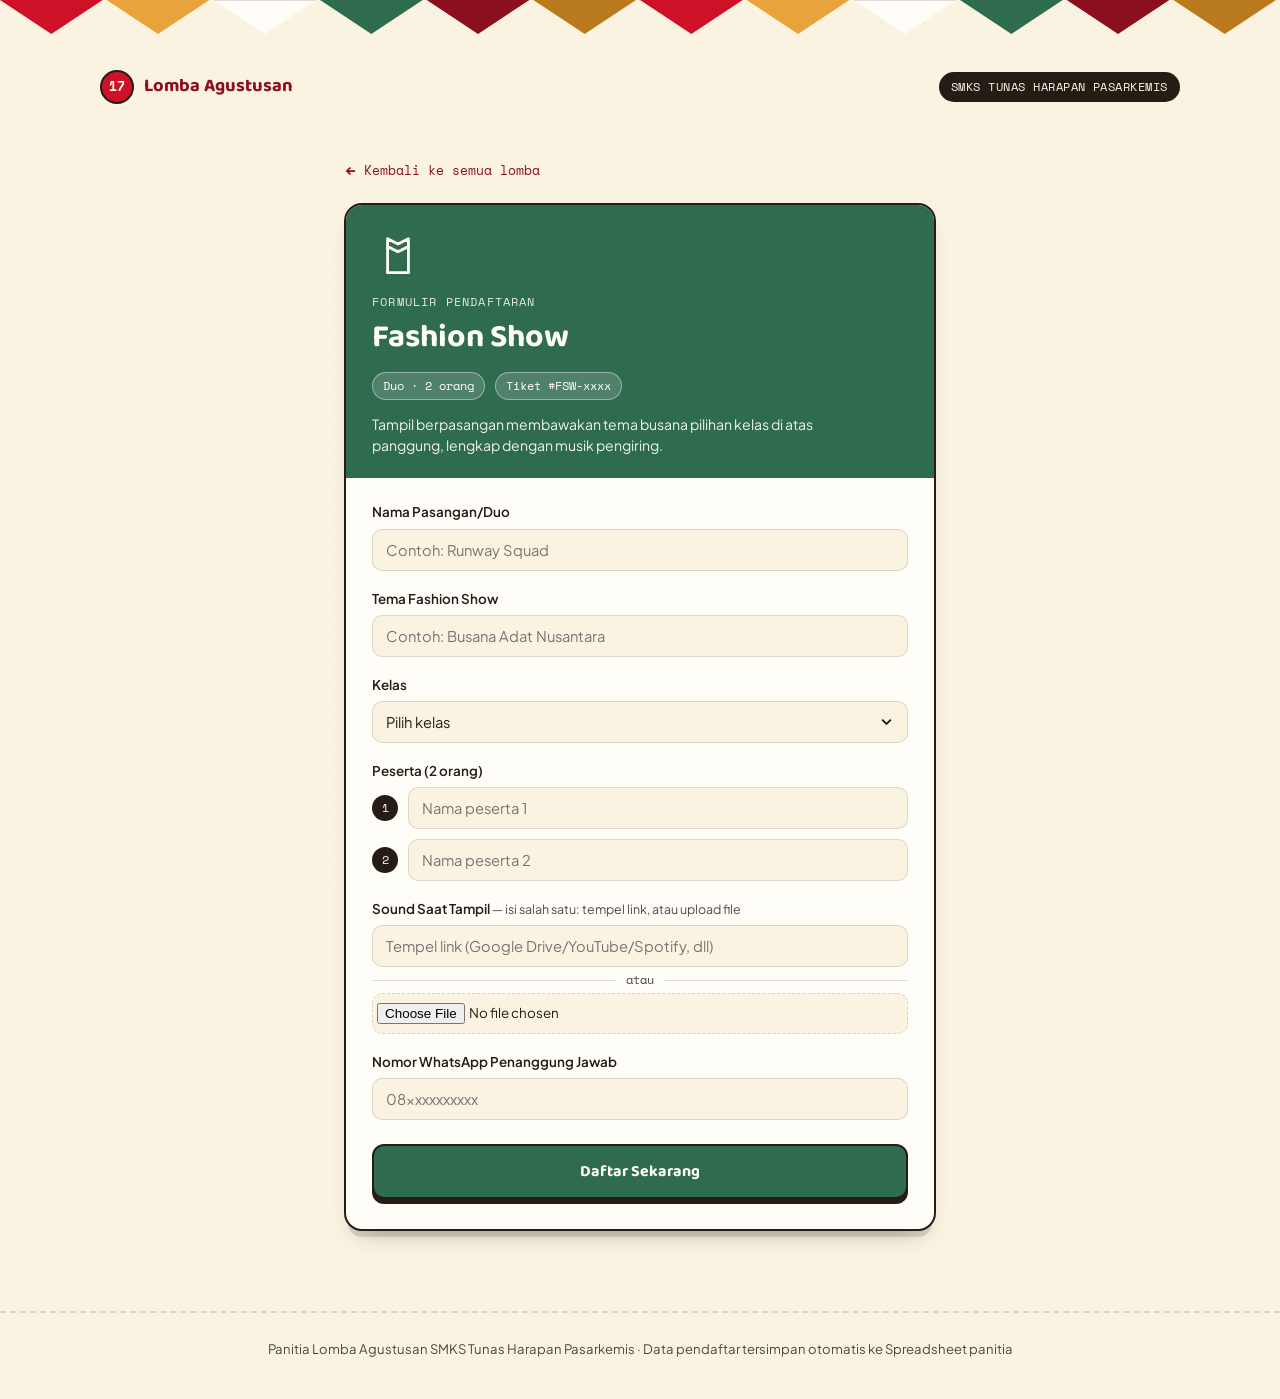
<file: fashion-show/index.html>
<!DOCTYPE html>
<html lang="id">
<head>
<meta charset="UTF-8">
<meta name="viewport" content="width=device-width, initial-scale=1.0">
<title>Daftar Fashion Show — Lomba Agustusan SMKS Tunas Harapan Pasarkemis</title>
<link rel="stylesheet" href="../style.css">
</head>
<body>

  <div class="bunting" aria-hidden="true">
    <span></span><span></span><span></span><span></span><span></span><span></span>
    <span></span><span></span><span></span><span></span><span></span><span></span>
  </div>

  <header class="site-header">
    <div class="wrap brand-row">
      <a href="../index.html" class="brand">
        <span class="brand-mark">17</span>
        Lomba Agustusan
      </a>
      <span class="tanggal-badge">SMKS TUNAS HARAPAN PASARKEMIS</span>
    </div>
  </header>

  <div class="form-page">
    <a href="../index.html" class="back-link">
      <svg viewBox="0 0 24 24" fill="none" stroke="currentColor" stroke-width="3"><path d="M19 12H5M11 6l-6 6 6 6"/></svg>
      Kembali ke semua lomba
    </a>

    <div class="form-card">
      <div class="kop kop-hijau">
        <svg class="icon-besar" viewBox="0 0 40 40" fill="none" stroke="currentColor" stroke-width="2.2" stroke-linecap="round" stroke-linejoin="round" style="color:var(--putih)">
          <path d="M12 6l8 4 8-4v6l-8 4-8-4V6z"/>
          <path d="M12 12v20M28 12v20"/>
          <path d="M12 32h16"/>
        </svg>
        <div class="eyebrow">Formulir Pendaftaran</div>
        <h1>Fashion Show</h1>
        <div class="meta">
          <span>Duo · 2 orang</span>
          <span>Tiket #FSW-xxxx</span>
        </div>
        <p class="cara-main">Tampil berpasangan membawakan tema busana pilihan kelas di atas panggung, lengkap dengan musik pengiring.</p>
      </div>

      <form class="pendaftaran" id="form-pendaftaran">
        <div class="field">
          <label for="nama-tim">Nama Pasangan/Duo</label>
          <input type="text" id="nama-tim" required placeholder="Contoh: Runway Squad">
        </div>

        <div class="field">
          <label for="tema">Tema Fashion Show</label>
          <input type="text" id="tema" required placeholder="Contoh: Busana Adat Nusantara">
        </div>

        <div class="field">
          <label for="kelas">Kelas</label>
          <select id="kelas" required>
            <option value="" disabled selected>Pilih kelas</option>
            <optgroup label="Kelas X">
              <option value="X TKR">X TKR</option>
              <option value="X MP">X MP</option>
              <option value="X TKJ">X TKJ</option>
            </optgroup>
            <optgroup label="Kelas XI">
              <option value="XI TKR">XI TKR</option>
              <option value="XI MP">XI MP</option>
              <option value="XI TKJ">XI TKJ</option>
            </optgroup>
          </select>
        </div>

        <div class="field">
          <label>Peserta (2 orang)</label>
          <div class="anggota-list" id="anggota-list">
            <div class="anggota-item">
              <span class="nomor">1</span>
              <input type="text" required placeholder="Nama peserta 1" id="anggota-1" class="anggota-input">
            </div>
            <div class="anggota-item">
              <span class="nomor">2</span>
              <input type="text" required placeholder="Nama peserta 2" id="anggota-2" class="anggota-input">
            </div>
          </div>
        </div>

        <div class="field">
          <label>Sound Saat Tampil <span class="ket">— isi salah satu: tempel link, atau upload file</span></label>
          <input type="url" id="sound-link" placeholder="Tempel link (Google Drive/YouTube/Spotify, dll)">
          <div class="atau-pemisah">atau</div>
          <input type="file" id="sound-file" accept="audio/*">
        </div>

        <div class="field">
          <label for="whatsapp">Nomor WhatsApp Penanggung Jawab</label>
          <input type="tel" id="whatsapp" required placeholder="08xxxxxxxxxx">
        </div>

        <div class="form-msg" id="form-msg"></div>

        <button type="submit" class="submit-btn" id="submit-btn">Daftar Sekarang</button>
      </form>

      <div class="sukses" id="sukses">
        <div class="stempel">
          <svg viewBox="0 0 24 24" width="34" height="34" fill="none" stroke="currentColor" stroke-width="3"><path d="M5 13l4 4L19 7"/></svg>
        </div>
        <h2>Pendaftaran Berhasil!</h2>
        <p>Tim kamu sudah tercatat untuk Fashion Show. Sampai jumpa di panggung!</p>
        <span class="kode-tiket">Nomor tiket: <strong id="kode-tiket"></strong></span>
        <br>
        <a href="../index.html" class="kembali">← Daftar lomba lain</a>
      </div>
    </div>
  </div>

  <footer class="site-footer">
    <div class="wrap">Panitia Lomba Agustusan SMKS Tunas Harapan Pasarkemis · Data pendaftar tersimpan otomatis ke Spreadsheet panitia</div>
  </footer>

  <script src="../config.js"></script>
  <script>
    window.LOMBA = {
      namaSheet: "Fashion Show",
      kodePrefix: "FSW"
    };
  </script>
  <script src="../script.js"></script>
</body>
</html>
</file>
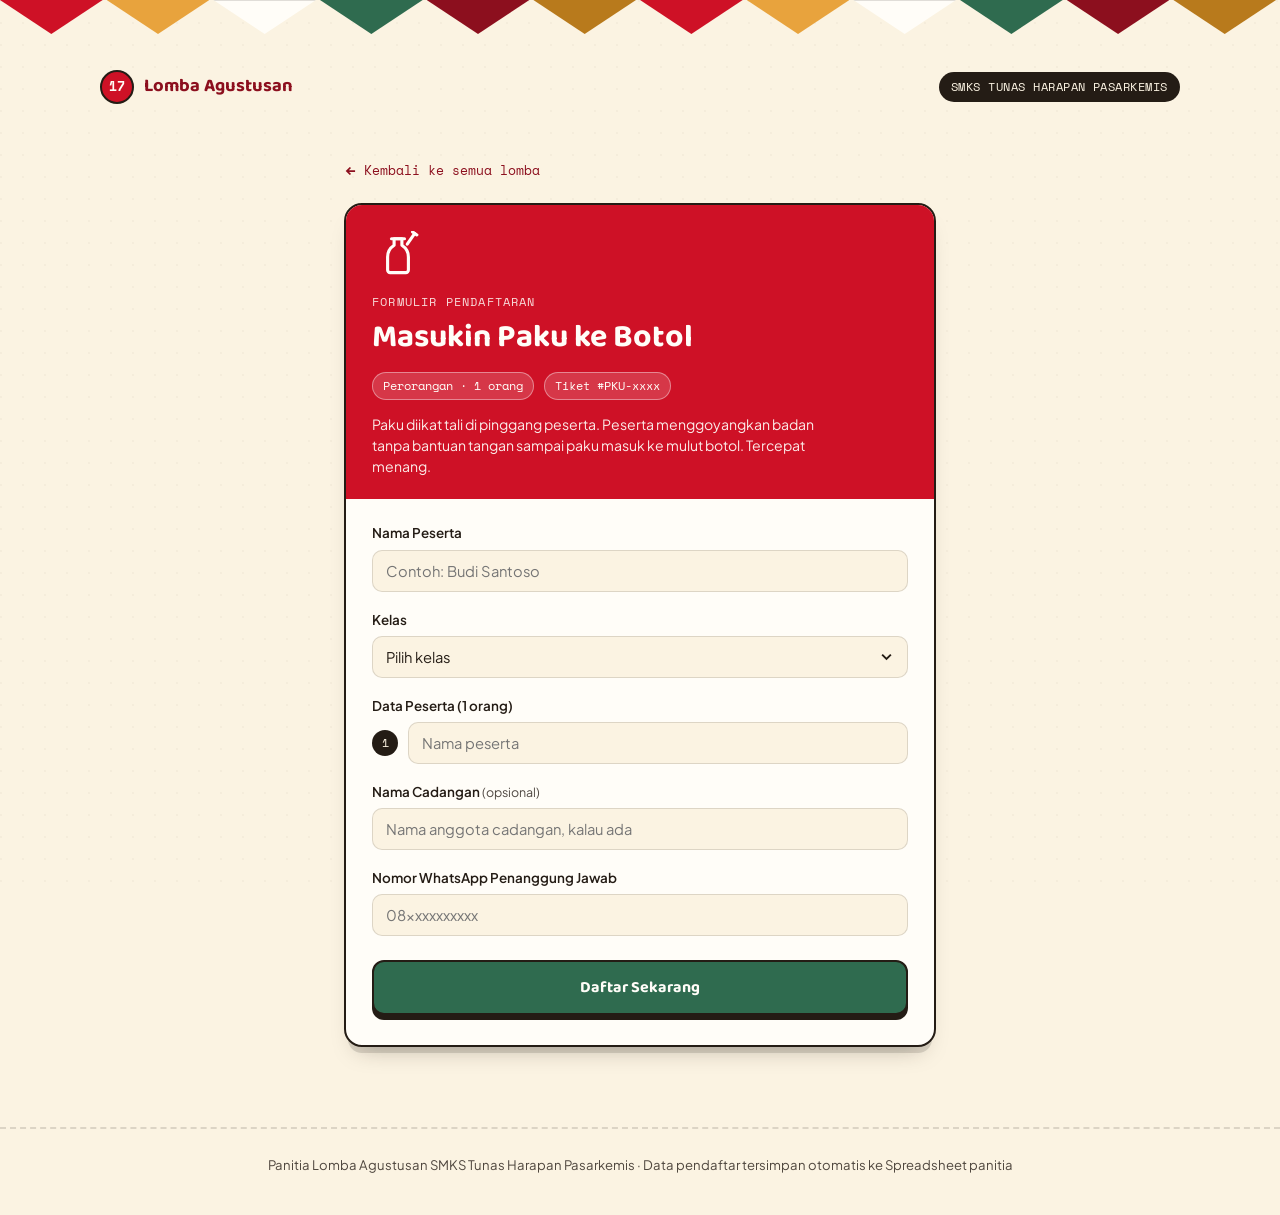
<file: paku-botol/index.html>
<!DOCTYPE html>
<html lang="id">
<head>
<meta charset="UTF-8">
<meta name="viewport" content="width=device-width, initial-scale=1.0">
<title>Daftar Masukin Paku ke Botol — Lomba Agustusan SMKS Tunas Harapan Pasarkemis</title>
<link rel="stylesheet" href="../style.css">
</head>
<body>

  <div class="bunting" aria-hidden="true">
    <span></span><span></span><span></span><span></span><span></span><span></span>
    <span></span><span></span><span></span><span></span><span></span><span></span>
  </div>

  <header class="site-header">
    <div class="wrap brand-row">
      <a href="../index.html" class="brand">
        <span class="brand-mark">17</span>
        Lomba Agustusan
      </a>
      <span class="tanggal-badge">SMKS TUNAS HARAPAN PASARKEMIS</span>
    </div>
  </header>

  <div class="form-page">
    <a href="../index.html" class="back-link">
      <svg viewBox="0 0 24 24" fill="none" stroke="currentColor" stroke-width="3"><path d="M19 12H5M11 6l-6 6 6 6"/></svg>
      Kembali ke semua lomba
    </a>

    <div class="form-card">
      <div class="kop">
        <svg class="icon-besar" viewBox="0 0 40 40" fill="none" stroke="currentColor" stroke-width="2.4" stroke-linecap="round" stroke-linejoin="round" style="color:var(--putih)">
          <path d="M17 6h6v5c3 2 5 5 5 9v10a2 2 0 0 1-2 2H14a2 2 0 0 1-2-2V20c0-4 2-7 5-9V6z"/>
          <line x1="15" y1="6" x2="25" y2="6"/>
          <g transform="rotate(35 30 6)"><line x1="30" y1="1" x2="30" y2="11"/><path d="M28 1h4"/></g>
        </svg>
        <div class="eyebrow">Formulir Pendaftaran</div>
        <h1>Masukin Paku ke Botol</h1>
        <div class="meta">
          <span>Perorangan · 1 orang</span>
          <span>Tiket #PKU-xxxx</span>
        </div>
        <p class="cara-main">Paku diikat tali di pinggang peserta. Peserta menggoyangkan badan tanpa bantuan tangan sampai paku masuk ke mulut botol. Tercepat menang.</p>
      </div>

      

      <form class="pendaftaran" id="form-pendaftaran">
        <div class="field">
          <label for="nama-tim">Nama Peserta</label>
          <input type="text" id="nama-tim" required placeholder="Contoh: Budi Santoso">
        </div>

        <div class="field">
          <label for="kelas">Kelas</label>
          <select id="kelas" required>
            <option value="" disabled selected>Pilih kelas</option>
            <optgroup label="Kelas X">
              <option value="X TKR">X TKR</option>
              <option value="X MP">X MP</option>
              <option value="X TKJ">X TKJ</option>
            </optgroup>
            <optgroup label="Kelas XI">
              <option value="XI TKR">XI TKR</option>
              <option value="XI MP">XI MP</option>
              <option value="XI TKJ">XI TKJ</option>
            </optgroup>
          </select>
        </div>

        <div class="field">
          <label>Data Peserta (1 orang)</label>
          <div class="anggota-list" id="anggota-list">
            <div class="anggota-item">
              <span class="nomor">1</span>
              <input type="text" required placeholder="Nama peserta" id="anggota-1" class="anggota-input">
            </div>
          </div>
          <div id="peringatan-besar"></div>
        </div>
        <div class="field">
          <label for="cadangan">Nama Cadangan <span class="ket">(opsional)</span></label>
          <input type="text" id="cadangan" placeholder="Nama anggota cadangan, kalau ada">
        </div>
        <div class="field">
          <label for="whatsapp">Nomor WhatsApp Penanggung Jawab</label>
          <input type="tel" id="whatsapp" required placeholder="08xxxxxxxxxx">
        </div>

        <div class="form-msg" id="form-msg"></div>

        <button type="submit" class="submit-btn" id="submit-btn">Daftar Sekarang</button>
      </form>

      <div class="sukses" id="sukses">
        <div class="stempel">
          <svg viewBox="0 0 24 24" width="34" height="34" fill="none" stroke="currentColor" stroke-width="3"><path d="M5 13l4 4L19 7"/></svg>
        </div>
        <h2>Pendaftaran Berhasil!</h2>
        <p>Tim kamu sudah tercatat untuk Masukin Paku ke Botol. Sampai jumpa di lapangan!</p>
        <span class="kode-tiket">Nomor tiket: <strong id="kode-tiket"></strong></span>
        <br>
        <a href="../index.html" class="kembali">← Daftar lomba lain</a>
      </div>
    </div>
  </div>

  <footer class="site-footer">
    <div class="wrap">Panitia Lomba Agustusan SMKS Tunas Harapan Pasarkemis · Data pendaftar tersimpan otomatis ke Spreadsheet panitia</div>
  </footer>

  <script src="../config.js"></script>
  <script>
    window.LOMBA = {
      namaSheet: "Masukin Paku ke Botol",
      jumlahPeserta: 1,
      kodePrefix: "PKU",
      tandaiBerbadanBesar: false,
      maksBerbadanBesar: null
    };
  </script>
  <script src="../script.js"></script>
</body>
</html>
</file>
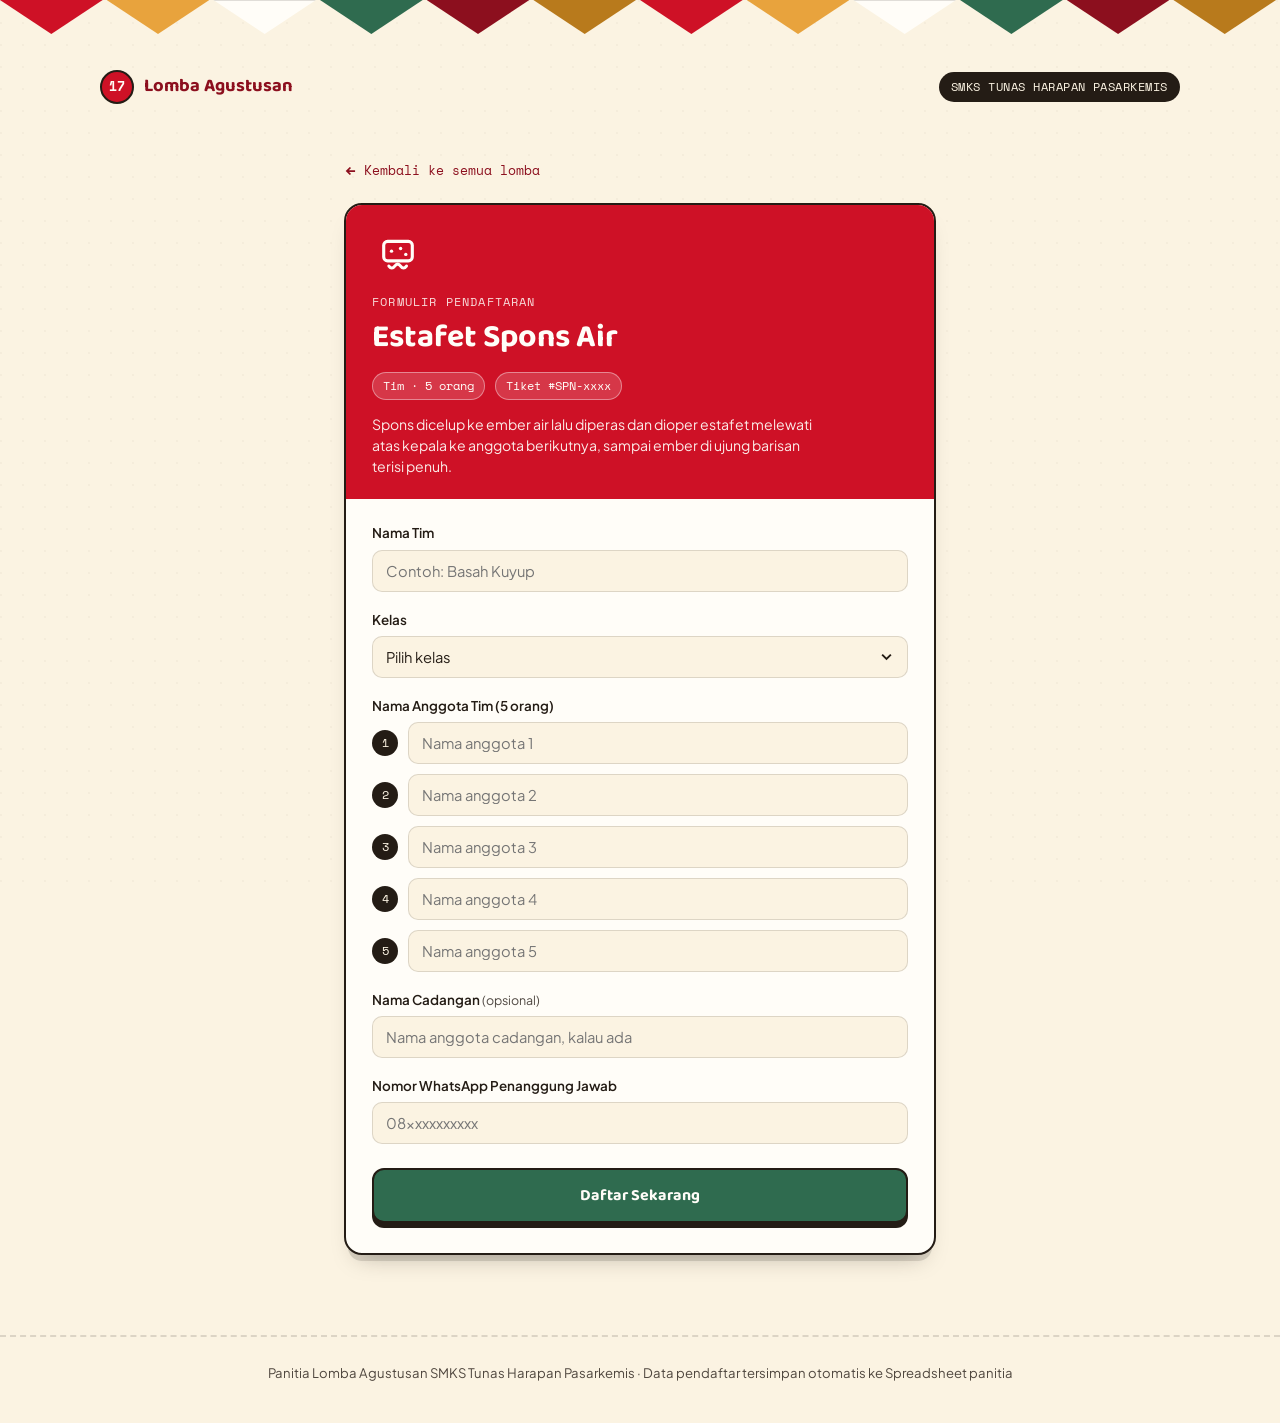
<file: spons-air/index.html>
<!DOCTYPE html>
<html lang="id">
<head>
<meta charset="UTF-8">
<meta name="viewport" content="width=device-width, initial-scale=1.0">
<title>Daftar Estafet Spons Air — Lomba Agustusan SMKS Tunas Harapan Pasarkemis</title>
<link rel="stylesheet" href="../style.css">
</head>
<body>

  <div class="bunting" aria-hidden="true">
    <span></span><span></span><span></span><span></span><span></span><span></span>
    <span></span><span></span><span></span><span></span><span></span><span></span>
  </div>

  <header class="site-header">
    <div class="wrap brand-row">
      <a href="../index.html" class="brand">
        <span class="brand-mark">17</span>
        Lomba Agustusan
      </a>
      <span class="tanggal-badge">SMKS TUNAS HARAPAN PASARKEMIS</span>
    </div>
  </header>

  <div class="form-page">
    <a href="../index.html" class="back-link">
      <svg viewBox="0 0 24 24" fill="none" stroke="currentColor" stroke-width="3"><path d="M19 12H5M11 6l-6 6 6 6"/></svg>
      Kembali ke semua lomba
    </a>

    <div class="form-card">
      <div class="kop">
        <svg class="icon-besar" viewBox="0 0 40 40" fill="none" stroke="currentColor" stroke-width="2.4" stroke-linecap="round" stroke-linejoin="round" style="color:var(--putih)">
          <rect x="9" y="8" width="22" height="15" rx="3"/>
          <circle cx="15" cy="15.5" r="1.3" fill="currentColor" stroke="none"/>
          <circle cx="22" cy="13.5" r="1.3" fill="currentColor" stroke="none"/>
          <circle cx="26" cy="18" r="1.3" fill="currentColor" stroke="none"/>
          <path d="M13 27c1.5 2 3 2 4.5 0s3-2 4.5 0s3 2 4.5 0"/>
        </svg>
        <div class="eyebrow">Formulir Pendaftaran</div>
        <h1>Estafet Spons Air</h1>
        <div class="meta">
          <span>Tim · 5 orang</span>
          <span>Tiket #SPN-xxxx</span>
        </div>
        <p class="cara-main">Spons dicelup ke ember air lalu diperas dan dioper estafet melewati atas kepala ke anggota berikutnya, sampai ember di ujung barisan terisi penuh.</p>
      </div>

      

      <form class="pendaftaran" id="form-pendaftaran">
        <div class="field">
          <label for="nama-tim">Nama Tim</label>
          <input type="text" id="nama-tim" required placeholder="Contoh: Basah Kuyup">
        </div>

        <div class="field">
          <label for="kelas">Kelas</label>
          <select id="kelas" required>
            <option value="" disabled selected>Pilih kelas</option>
            <optgroup label="Kelas X">
              <option value="X TKR">X TKR</option>
              <option value="X MP">X MP</option>
              <option value="X TKJ">X TKJ</option>
            </optgroup>
            <optgroup label="Kelas XI">
              <option value="XI TKR">XI TKR</option>
              <option value="XI MP">XI MP</option>
              <option value="XI TKJ">XI TKJ</option>
            </optgroup>
          </select>
        </div>

        <div class="field">
          <label>Nama Anggota Tim (5 orang)</label>
          <div class="anggota-list" id="anggota-list">
            <div class="anggota-item">
              <span class="nomor">1</span>
              <input type="text" required placeholder="Nama anggota 1" id="anggota-1" class="anggota-input">
            </div>
            <div class="anggota-item">
              <span class="nomor">2</span>
              <input type="text" required placeholder="Nama anggota 2" id="anggota-2" class="anggota-input">
            </div>
            <div class="anggota-item">
              <span class="nomor">3</span>
              <input type="text" required placeholder="Nama anggota 3" id="anggota-3" class="anggota-input">
            </div>
            <div class="anggota-item">
              <span class="nomor">4</span>
              <input type="text" required placeholder="Nama anggota 4" id="anggota-4" class="anggota-input">
            </div>
            <div class="anggota-item">
              <span class="nomor">5</span>
              <input type="text" required placeholder="Nama anggota 5" id="anggota-5" class="anggota-input">
            </div>
          </div>
          <div id="peringatan-besar"></div>
        </div>
        <div class="field">
            <label for="cadangan">Nama Cadangan <span class="ket">(opsional)</span></label>
            <input type="text" id="cadangan" placeholder="Nama anggota cadangan, kalau ada">
        </div>
        <div class="field">
          <label for="whatsapp">Nomor WhatsApp Penanggung Jawab</label>
          <input type="tel" id="whatsapp" required placeholder="08xxxxxxxxxx">
        </div>

        <div class="form-msg" id="form-msg"></div>

        <button type="submit" class="submit-btn" id="submit-btn">Daftar Sekarang</button>
      </form>

      <div class="sukses" id="sukses">
        <div class="stempel">
          <svg viewBox="0 0 24 24" width="34" height="34" fill="none" stroke="currentColor" stroke-width="3"><path d="M5 13l4 4L19 7"/></svg>
        </div>
        <h2>Pendaftaran Berhasil!</h2>
        <p>Tim kamu sudah tercatat untuk Estafet Spons Air. Sampai jumpa di lapangan!</p>
        <span class="kode-tiket">Nomor tiket: <strong id="kode-tiket"></strong></span>
        <br>
        <a href="../index.html" class="kembali">← Daftar lomba lain</a>
      </div>
    </div>
  </div>

  <footer class="site-footer">
    <div class="wrap">Panitia Lomba Agustusan SMKS Tunas Harapan Pasarkemis · Data pendaftar tersimpan otomatis ke Spreadsheet panitia</div>
  </footer>

  <script src="../config.js"></script>
  <script>
    window.LOMBA = {
      namaSheet: "Estafet Spons Air",
      jumlahPeserta: 5,
      kodePrefix: "SPN",
      tandaiBerbadanBesar: false,
      maksBerbadanBesar: null
    };
  </script>
  <script src="../script.js"></script>
</body>
</html>
</file>
<file: style.css>
/* =========================================================
   LOMBA AGUSTUSAN — shared stylesheet
   Palette:
     --merah      #CE1126  (bendera)
     --merah-tua  #8C0F1E
     --krem       #FBF3E2  (kertas dasar)
     --putih      #FFFDF8
     --emas       #E8A33D  (medali / umbul-umbul)
     --hijau      #2F6B4F  (lapangan / status berhasil)
     --tinta      #241C15  (teks)
   Type:
     Display — 'Baloo 2' (bulat, tebal, ceria — gaya spanduk 17-an)
     Body    — 'Plus Jakarta Sans'
     Utility — 'Space Mono' (nomor tiket / badge jumlah peserta)
   ========================================================= */

@import url('https://fonts.googleapis.com/css2?family=Baloo+2:wght@500;600;700;800&family=Plus+Jakarta+Sans:wght@400;500;600;700&family=Space+Mono:wght@400;700&display=swap');

:root{
  --merah: #CE1126;
  --merah-tua: #8C0F1E;
  --krem: #FBF3E2;
  --putih: #FFFDF8;
  --emas: #E8A33D;
  --emas-tua: #B87A1C;
  --hijau: #2F6B4F;
  --hijau-tua: #1E4835;
  --tinta: #241C15;
  --tinta-soft: #241C15cc;
  --garis: #241C1524;

  --font-display: 'Baloo 2', system-ui, sans-serif;
  --font-body: 'Plus Jakarta Sans', system-ui, sans-serif;
  --font-mono: 'Space Mono', monospace;

  --radius: 18px;
  --shadow-card: 0 10px 0 -4px var(--garis), 0 14px 24px -14px rgba(36,28,20,0.35);
}

*{ box-sizing: border-box; }

html{ scroll-behavior: smooth; }

body{
  margin: 0;
  background: var(--krem);
  color: var(--tinta);
  font-family: var(--font-body);
  line-height: 1.5;
  -webkit-font-smoothing: antialiased;
}

body::before{
  /* halus tekstur kertas */
  content: "";
  position: fixed;
  inset: 0;
  pointer-events: none;
  z-index: 0;
  opacity: .5;
  background-image:
    radial-gradient(circle at 1px 1px, rgba(36,28,20,0.05) 1px, transparent 0);
  background-size: 22px 22px;
}

a{ color: inherit; }

img, svg{ display:block; max-width:100%; }

.wrap{
  position: relative;
  z-index: 1;
  max-width: 1080px;
  margin: 0 auto;
  padding: 0 24px;
}

/* -------------------- Umbul-umbul (bunting flags) -------------------- */

.bunting{
  display:flex;
  width:100%;
  height: 34px;
  overflow: hidden;
  line-height: 0;
}
.bunting span{
  flex: 1 0 34px;
  height: 34px;
  clip-path: polygon(0 0, 100% 0, 50% 100%);
  margin-right: 4px;
}
.bunting span:nth-child(6n+1){ background: var(--merah); }
.bunting span:nth-child(6n+2){ background: var(--emas); }
.bunting span:nth-child(6n+3){ background: var(--putih); border:1px solid var(--garis); border-bottom:none; }
.bunting span:nth-child(6n+4){ background: var(--hijau); }
.bunting span:nth-child(6n+5){ background: var(--merah-tua); }
.bunting span:nth-child(6n+6){ background: var(--emas-tua); }

/* -------------------- Header -------------------- */

.site-header{
  position: relative;
  z-index: 1;
  padding-top: 18px;
}
.brand-row{
  display:flex;
  align-items:center;
  justify-content:space-between;
  padding: 18px 0 26px;
  flex-wrap: wrap;
  gap: 12px;
}
.brand{
  display:flex;
  align-items:center;
  gap: 10px;
  font-family: var(--font-display);
  font-weight: 700;
  font-size: 1.15rem;
  text-decoration: none;
  color: var(--merah-tua);
}
.brand .brand-mark{
  width: 34px; height:34px;
  border-radius: 50%;
  background: var(--merah);
  display:flex; align-items:center; justify-content:center;
  color: var(--putih);
  font-family: var(--font-mono);
  font-size: .8rem;
  font-weight:700;
  border: 2px solid var(--tinta);
}
.tanggal-badge{
  font-family: var(--font-mono);
  font-size: .78rem;
  background: var(--tinta);
  color: var(--krem);
  padding: 6px 12px;
  border-radius: 999px;
  letter-spacing: .04em;
}

/* -------------------- Hero -------------------- */

.hero{
  position: relative;
  z-index: 1;
  padding: 20px 0 56px;
  text-align:center;
}
.hero .eyebrow{
  font-family: var(--font-mono);
  font-size: .82rem;
  letter-spacing: .12em;
  text-transform: uppercase;
  color: var(--merah-tua);
  display:inline-block;
  margin-bottom: 14px;
  border-bottom: 2px dashed var(--merah);
  padding-bottom: 4px;
}
.hero h1{
  font-family: var(--font-display);
  font-weight: 800;
  font-size: clamp(2.4rem, 6vw, 4.2rem);
  line-height: 1.02;
  margin: 0 0 16px;
  color: var(--merah);
  text-shadow: 3px 3px 0 var(--emas);
}
.hero h1 em{
  font-style: normal;
  color: var(--tinta);
  text-shadow: 3px 3px 0 var(--putih), 3px 3px 0 var(--merah)04;
  text-shadow: 3px 3px 0 var(--emas);
}
.hero p.lede{
  max-width: 560px;
  margin: 0 auto;
  font-size: 1.05rem;
  color: var(--tinta-soft);
}
.hero .scroll-hint{
  margin-top: 30px;
  display:inline-flex;
  align-items:center;
  gap:8px;
  font-family: var(--font-mono);
  font-size: .8rem;
  color: var(--merah-tua);
}

/* -------------------- Section label -------------------- */

.section-label{
  display:flex;
  align-items:baseline;
  gap: 12px;
  margin: 8px 0 22px;
}
.section-label h2{
  font-family: var(--font-display);
  font-size: 1.5rem;
  margin: 0;
  color: var(--tinta);
}
.section-label .count{
  font-family: var(--font-mono);
  font-size: .82rem;
  color: var(--merah-tua);
  background: var(--emas)40;
  padding: 3px 10px;
  border-radius: 999px;
}

/* -------------------- Kartu Tiket Lomba (signature element) -------------------- */

.grid-lomba{
  display:grid;
  grid-template-columns: repeat(2, 1fr);
  gap: 22px;
  padding-bottom: 70px;
  position: relative;
  z-index:1;
}

.tiket{
  display:flex;
  background: var(--putih);
  border: 2px solid var(--tinta);
  border-radius: var(--radius);
  box-shadow: var(--shadow-card);
  text-decoration:none;
  color: var(--tinta);
  overflow: hidden;
  transform: rotate(var(--tilt, 0deg));
  transition: transform .18s ease, box-shadow .18s ease;
}
.tiket:nth-child(3n+1){ --tilt: -0.6deg; }
.tiket:nth-child(3n+2){ --tilt: 0.5deg; }
.tiket:nth-child(3n+3){ --tilt: -0.3deg; }

.tiket:hover{
  transform: rotate(0deg) translateY(-4px);
  box-shadow: 0 14px 0 -4px var(--garis), 0 22px 30px -14px rgba(36,28,20,0.4);
}

.tiket .stub{
  flex: 0 0 108px;
  background: var(--merah);
  color: var(--putih);
  display:flex;
  flex-direction: column;
  align-items:center;
  justify-content:center;
  gap: 8px;
  padding: 14px 8px;
  position: relative;
}
.tiket .stub .icon{
  width: 40px; height: 40px;
}
.tiket .stub .jumlah{
  font-family: var(--font-mono);
  font-weight: 700;
  font-size: .74rem;
  text-align:center;
  letter-spacing: .02em;
  line-height: 1.25;
}
/* garis putus-putus tiket + lubang sobekan */
.tiket .perforasi{
  flex: 0 0 0;
  position: relative;
  border-left: 2px dashed var(--tinta);
}
.tiket .perforasi::before,
.tiket .perforasi::after{
  content:"";
  position:absolute;
  left: -9px;
  width: 18px; height: 18px;
  background: var(--krem);
  border: 2px solid var(--tinta);
  border-radius: 50%;
}
.tiket .perforasi::before{ top: -11px; }
.tiket .perforasi::after{ bottom: -11px; }

.tiket .info{
  flex: 1;
  padding: 16px 18px;
  display:flex;
  flex-direction:column;
  gap: 6px;
  justify-content:center;
}
.tiket .info h3{
  font-family: var(--font-display);
  font-size: 1.15rem;
  margin: 0;
  color: var(--merah-tua);
}
.tiket .info p{
  margin: 0;
  font-size: .86rem;
  color: var(--tinta-soft);
}
.tiket .info .daftar{
  margin-top: 8px;
  font-family: var(--font-mono);
  font-size: .78rem;
  font-weight: 700;
  color: var(--hijau);
  display:inline-flex;
  align-items:center;
  gap: 5px;
}
.tiket .info .daftar svg{ width: 14px; height: 14px; }

@media (max-width: 720px){
  .grid-lomba{ grid-template-columns: 1fr; }
}

/* -------------------- Tiket Featured (Lomba Perorangan / Berpasangan) -------------------- */

.tiket-featured{
  display:flex;
  position: relative;
  margin-bottom: 4px;
  border-width: 2.5px;
  transform: none !important;
  box-shadow: 0 12px 0 -4px var(--garis), 0 20px 30px -16px rgba(36,28,20,0.4);
}
.tiket-featured:hover{
  transform: translateY(-4px) !important;
}
.tiket-featured .stub-emas{
  flex: 0 0 168px;
  background: linear-gradient(155deg, var(--emas), var(--emas-tua));
}
.tiket-featured .stub-hijau{
  flex: 0 0 168px;
  background: linear-gradient(155deg, var(--hijau), var(--hijau-tua));
}
.tiket-featured .icon-lg{
  width: 58px; height: 58px;
}
.tiket-featured .jumlah-emas{
  font-size: .92rem;
  color: var(--tinta);
}
.tiket-featured .jumlah-hijau{
  font-size: .92rem;
  color: var(--putih);
}
.tiket-featured .perforasi-emas::before,
.tiket-featured .perforasi-emas::after,
.tiket-featured .perforasi-hijau::before,
.tiket-featured .perforasi-hijau::after{
  display: none;
}
.tiket-featured .info-featured{
  padding: 22px 26px;
  justify-content:center;
  gap: 8px;
}
.tiket-featured .info-featured h3{
  font-size: 1.5rem;
}
.tiket-featured .info-featured p{
  font-size: .95rem;
  max-width: 60ch;
}
.tiket-featured .info-featured .daftar{
  font-size: .85rem;
  margin-top: 4px;
}

.pita-fitur {
  position: absolute;
  top: 0;
  left: 0;
  color: var(--krem);
  font-family: var(--font-mono);
  font-size: .72rem;
  font-weight: 700;
  padding: 6px 14px 6px 12px;
  
  /* Kiri-atas biarkan 0 karena otomatis dipotong melengkung oleh kartu. Kita cuma lengkungkan ujung kanan-bawah. */
  border-radius: 0 0 var(--radius) 0;
  
  /* Hapus semua border dulu... */
  border: none;
  /* ...lalu tambahkan hanya di sisi kanan dan bawah, samakan tebalnya dengan kartu (2.5px) */
  border-right: 2.5px solid var(--tinta);
  border-bottom: 2.5px solid var(--tinta);
  
  z-index: 2;
}

.pita-fitur.pita-emas{ background: var(--tinta); }
.pita-fitur.pita-hijau{ background: var(--hijau-tua); }

@media (max-width: 640px){
  .tiket-featured{ flex-direction: column; }
  .tiket-featured .stub-emas,
  .tiket-featured .stub-hijau{ flex-basis: auto; flex-direction: row; padding: 16px; }
}

/* -------------------- Footer -------------------- */

.site-footer{
  position: relative;
  z-index: 1;
  border-top: 2px dashed var(--garis);
  padding: 26px 0 40px;
  text-align:center;
  font-size: .82rem;
  color: var(--tinta-soft);
}

/* =========================================================
   HALAMAN PENDAFTARAN
   ========================================================= */

.form-page{
  max-width: 640px;
  margin: 0 auto;
  padding: 30px 24px 80px;
  position: relative;
  z-index: 1;
}

.back-link{
  display:inline-flex;
  align-items:center;
  gap: 6px;
  font-family: var(--font-mono);
  font-size: .8rem;
  color: var(--merah-tua);
  text-decoration:none;
  margin-bottom: 22px;
}
.back-link svg{ width: 14px; height:14px; }

.form-card{
  background: var(--putih);
  border: 2px solid var(--tinta);
  border-radius: var(--radius);
  box-shadow: var(--shadow-card);
  overflow: hidden;
}

.form-card .kop{
  background: var(--merah);
  color: var(--putih);
  padding: 26px 26px 22px;
  position: relative;
}
.form-card .kop.kop-hijau{ background: var(--hijau); }
.form-card .kop .icon-besar{
  width: 52px; height: 52px;
  margin-bottom: 10px;
}
.form-card .kop .eyebrow{
  font-family: var(--font-mono);
  font-size: .74rem;
  letter-spacing: .1em;
  text-transform: uppercase;
  opacity: .85;
}
.form-card .kop h1{
  font-family: var(--font-display);
  font-size: clamp(1.5rem, 4vw, 2rem);
  margin: 4px 0 10px;
}
.form-card .kop .meta{
  display:flex;
  gap: 10px;
  flex-wrap: wrap;
}
.form-card .kop .meta span{
  font-family: var(--font-mono);
  font-size: .74rem;
  background: rgba(255,255,255,0.16);
  border: 1px solid rgba(255,255,255,0.4);
  padding: 4px 10px;
  border-radius: 999px;
}

.form-card .kop .cara-main{
  margin: 14px 0 0;
  font-size: .88rem;
  color: var(--putih);
  opacity: .92;
  max-width: 46ch;
}

.hint-box{
  margin: 16px 26px 0;
  background: var(--emas)26;
  border: 1.5px dashed var(--emas-tua);
  border-radius: 12px;
  padding: 12px 14px;
  font-size: .84rem;
  color: var(--merah-tua);
  display:flex;
  gap: 10px;
  align-items:flex-start;
}
.hint-box svg{ flex:0 0 18px; width:18px; height:18px; margin-top:1px; }

form.pendaftaran{
  padding: 24px 26px 30px;
  display:flex;
  flex-direction:column;
  gap: 18px;
}

.field label{
  display:block;
  font-size: .84rem;
  font-weight: 600;
  margin-bottom: 6px;
  color: var(--tinta);
}
.field .ket{
  font-weight: 400;
  color: var(--tinta-soft);
  font-size: .78rem;
}
.field input[type="text"],
.field input[type="tel"],
.field input[type="url"],
.field select{
  width: 100%;
  padding: 11px 13px;
  border: 1.5px solid var(--garis);
  border-radius: 10px;
  font-family: var(--font-body);
  font-size: .92rem;
  background: var(--krem);
  color: var(--tinta);
}
.field input[type="file"]{
  width: 100%;
  font-family: var(--font-body);
  font-size: .84rem;
  padding: 9px 4px;
  background: var(--krem);
  border: 1.5px dashed var(--garis);
  border-radius: 10px;
}
.field select{
  appearance: none;
  -webkit-appearance: none;
  background-image: url("data:image/svg+xml;utf8,<svg xmlns='http://www.w3.org/2000/svg' viewBox='0 0 24 24' fill='none' stroke='%23241C15' stroke-width='3'><path d='M5 9l7 7 7-7'/></svg>");
  background-repeat: no-repeat;
  background-position: right 13px center;
  background-size: 15px;
  padding-right: 36px;
}
.field input:focus,
.field select:focus{
  outline: none;
  border-color: var(--merah);
  box-shadow: 0 0 0 3px #CE112626;
}

.atau-pemisah{
  display:flex;
  align-items:center;
  gap: 10px;
  font-family: var(--font-mono);
  font-size: .74rem;
  color: var(--tinta-soft);
  margin: 4px 0;
}
.atau-pemisah::before, .atau-pemisah::after{
  content:"";
  flex:1;
  height: 1px;
  background: var(--garis);
}

.anggota-list{
  display:flex;
  flex-direction:column;
  gap: 10px;
}
.anggota-item{
  display:flex;
  align-items:center;
  gap: 10px;
}
.anggota-item .nomor{
  flex: 0 0 26px;
  height: 26px;
  border-radius: 50%;
  background: var(--tinta);
  color: var(--krem);
  font-family: var(--font-mono);
  font-size: .72rem;
  display:flex;
  align-items:center;
  justify-content:center;
}
.anggota-item input[type="text"]{ flex: 1; }
.anggota-item .besar-toggle{
  flex: 0 0 auto;
  display:flex;
  align-items:center;
  gap: 5px;
  font-size: .72rem;
  color: var(--tinta-soft);
  font-family: var(--font-mono);
  white-space: nowrap;
}

#peringatan-besar{
  font-size: .8rem;
  font-family: var(--font-mono);
  color: var(--merah-tua);
  display:none;
}
#peringatan-besar.show{ display:block; }

.submit-btn{
  margin-top: 6px;
  border: 2px solid var(--tinta);
  background: var(--hijau);
  color: var(--putih);
  font-family: var(--font-display);
  font-weight: 700;
  font-size: 1rem;
  padding: 13px 20px;
  border-radius: 12px;
  cursor: pointer;
  box-shadow: 0 5px 0 var(--tinta);
  transition: transform .1s ease, box-shadow .1s ease;
}
.submit-btn:hover{ transform: translateY(2px); box-shadow: 0 3px 0 var(--tinta); }
.submit-btn:active{ transform: translateY(5px); box-shadow: 0 0 0 var(--tinta); }
.submit-btn:disabled{ opacity: .6; cursor: progress; }

.form-msg{
  font-size: .84rem;
  font-family: var(--font-mono);
  padding: 10px 12px;
  border-radius: 10px;
  display:none;
}
.form-msg.show{ display:block; }
.form-msg.error{ background:#CE112618; color: var(--merah-tua); border: 1px solid #CE112640; }

.sukses{
  padding: 40px 26px 46px;
  text-align:center;
  display:none;
}
.sukses.show{ display:block; }
.sukses .stempel{
  width: 76px; height: 76px;
  margin: 0 auto 16px;
  border-radius: 50%;
  border: 3px solid var(--hijau);
  color: var(--hijau);
  display:flex; align-items:center; justify-content:center;
  transform: rotate(-8deg);
}
.sukses h2{
  font-family: var(--font-display);
  color: var(--hijau);
  margin: 0 0 8px;
}
.sukses p{ color: var(--tinta-soft); margin: 0 0 20px; }
.sukses .kode-tiket{
  display:inline-block;
  font-family: var(--font-mono);
  background: var(--tinta);
  color: var(--krem);
  padding: 8px 16px;
  border-radius: 999px;
  font-size: .82rem;
  margin-bottom: 20px;
}
.sukses a.kembali{
  display:inline-block;
  font-family: var(--font-mono);
  font-size: .84rem;
  color: var(--merah-tua);
  text-decoration: underline;
}
</file>
